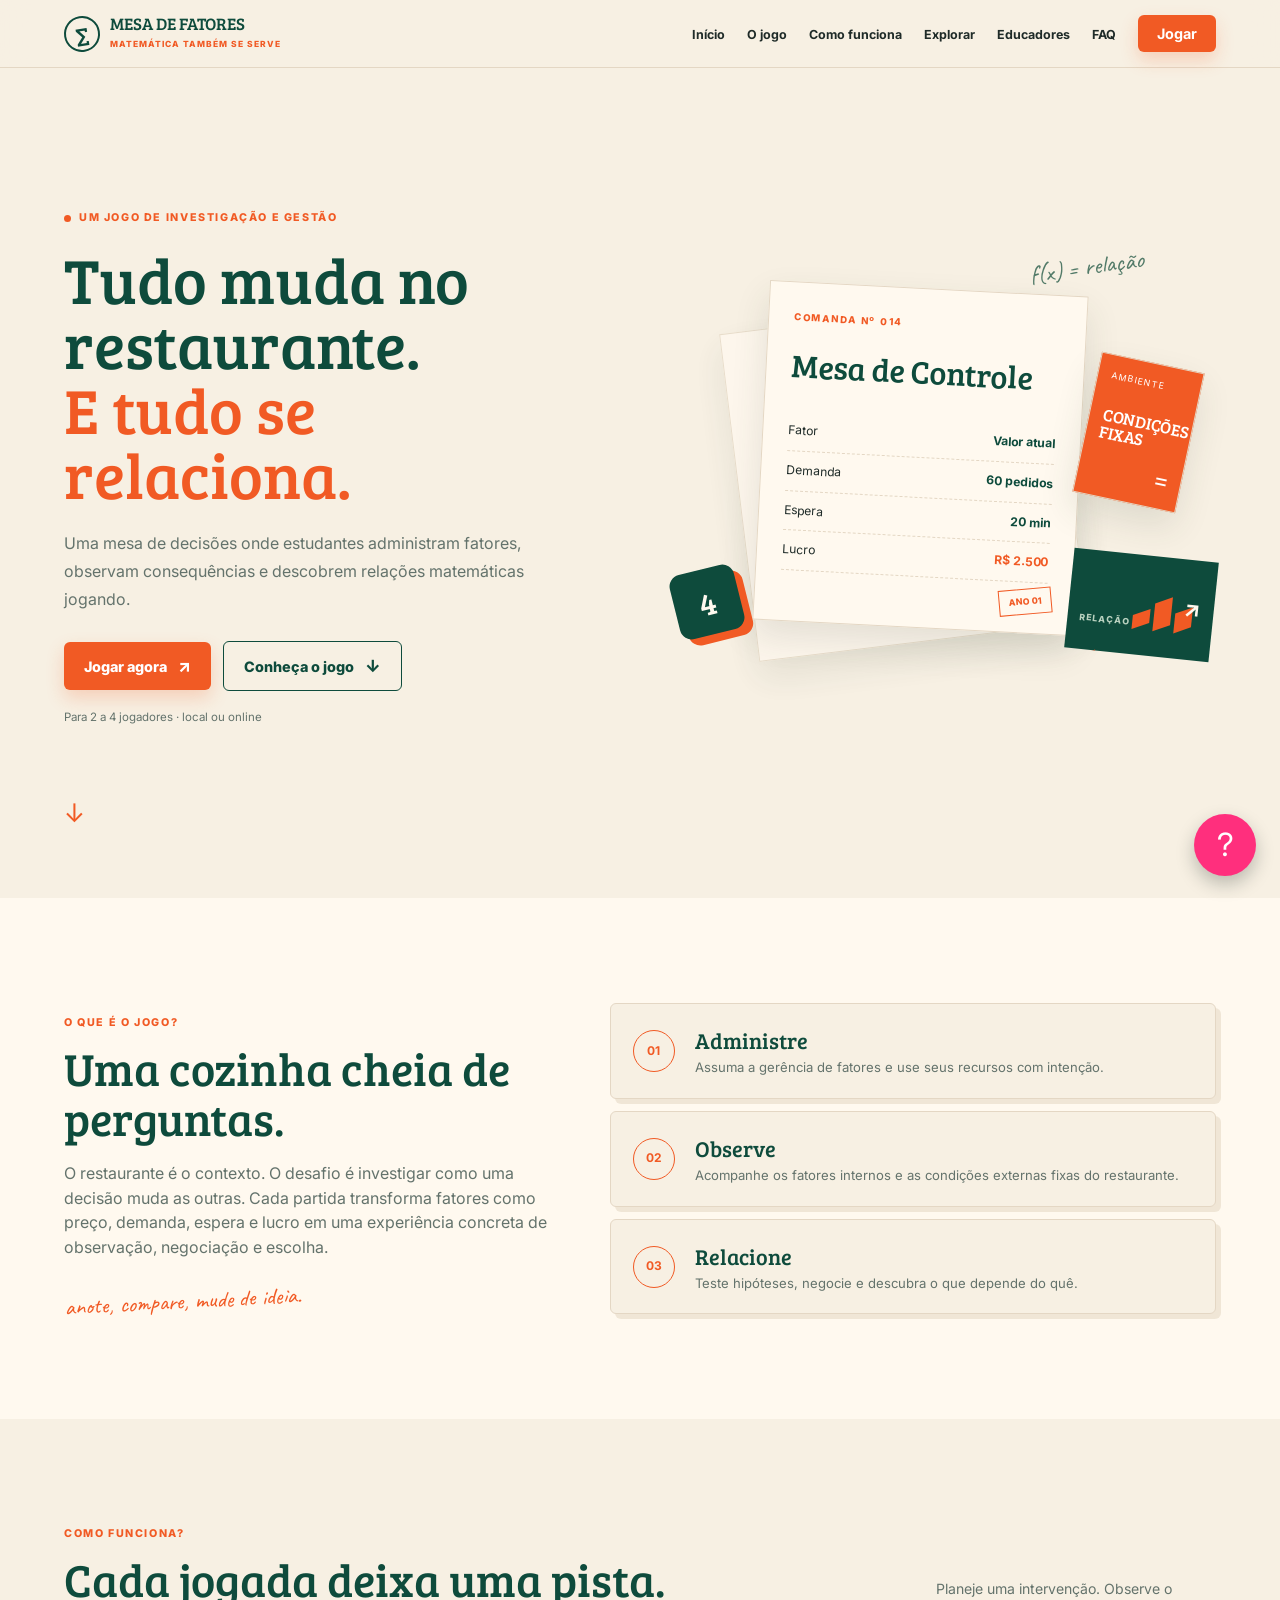
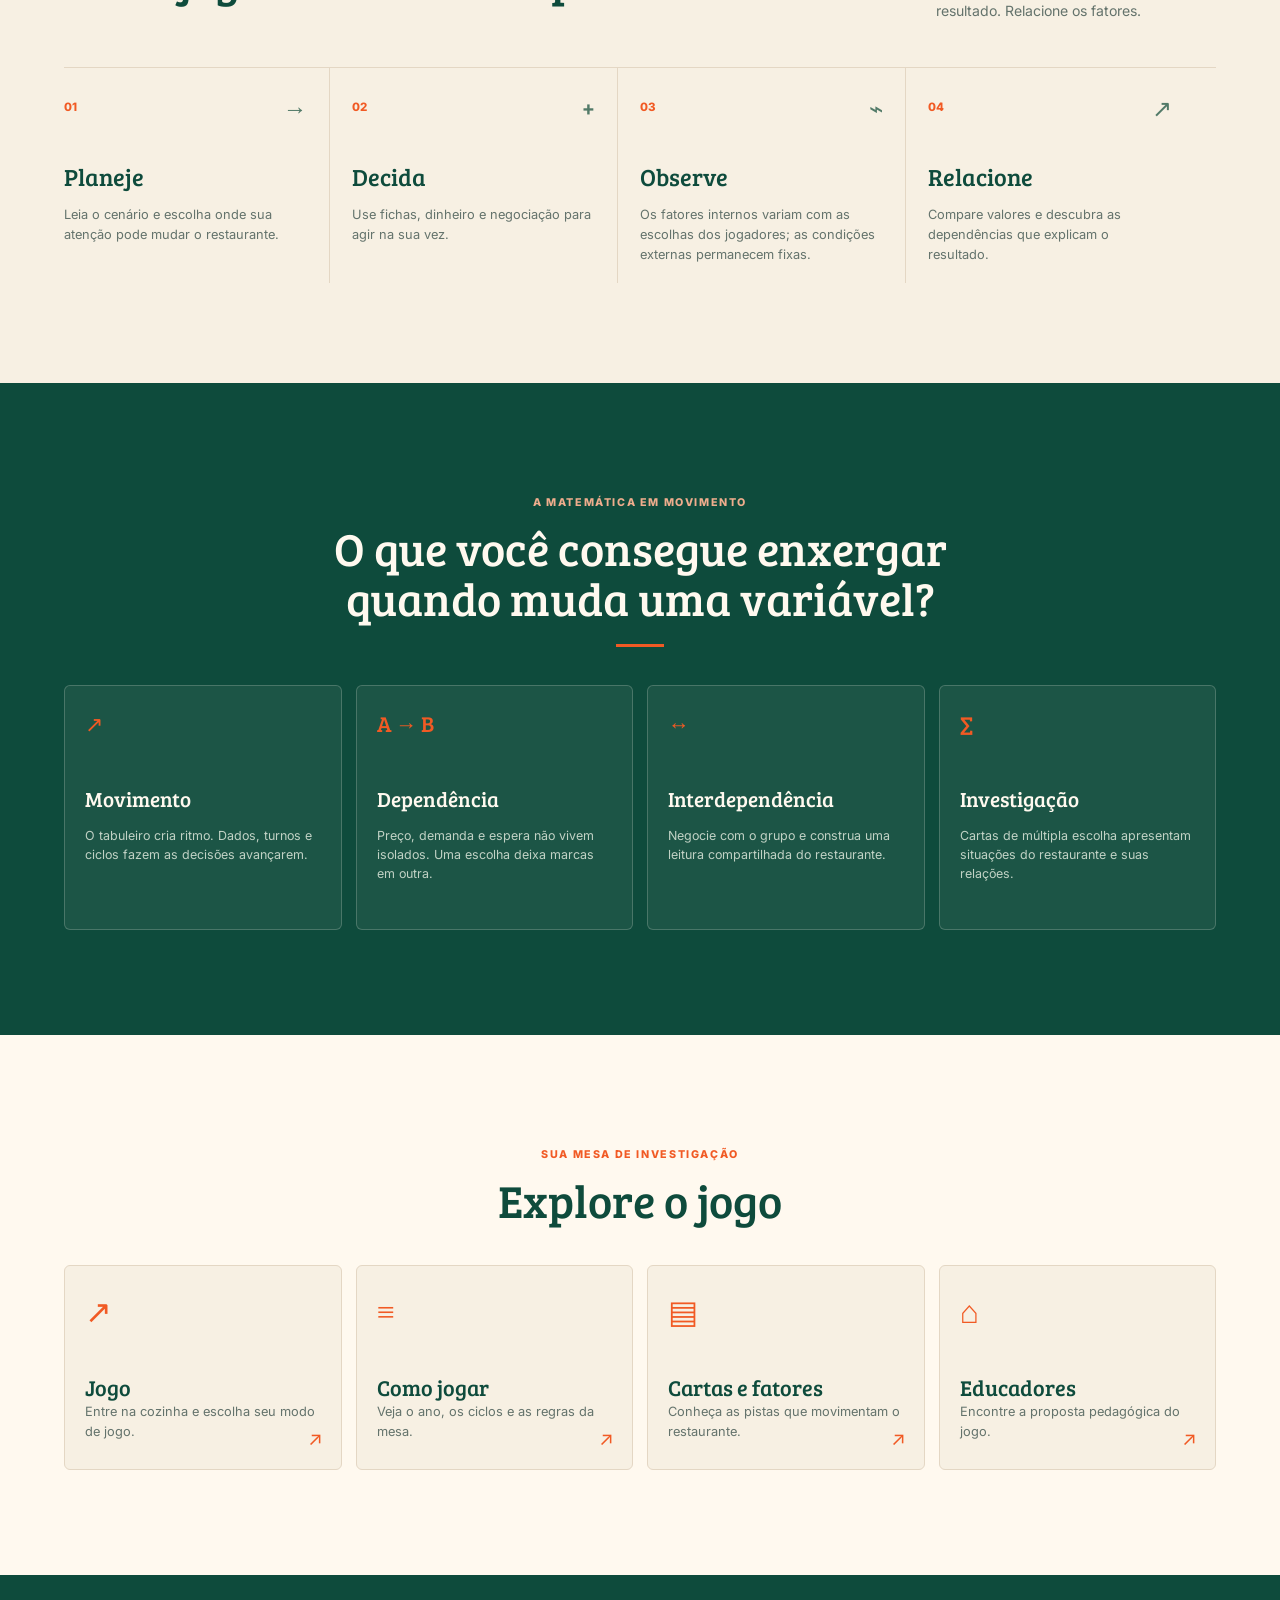
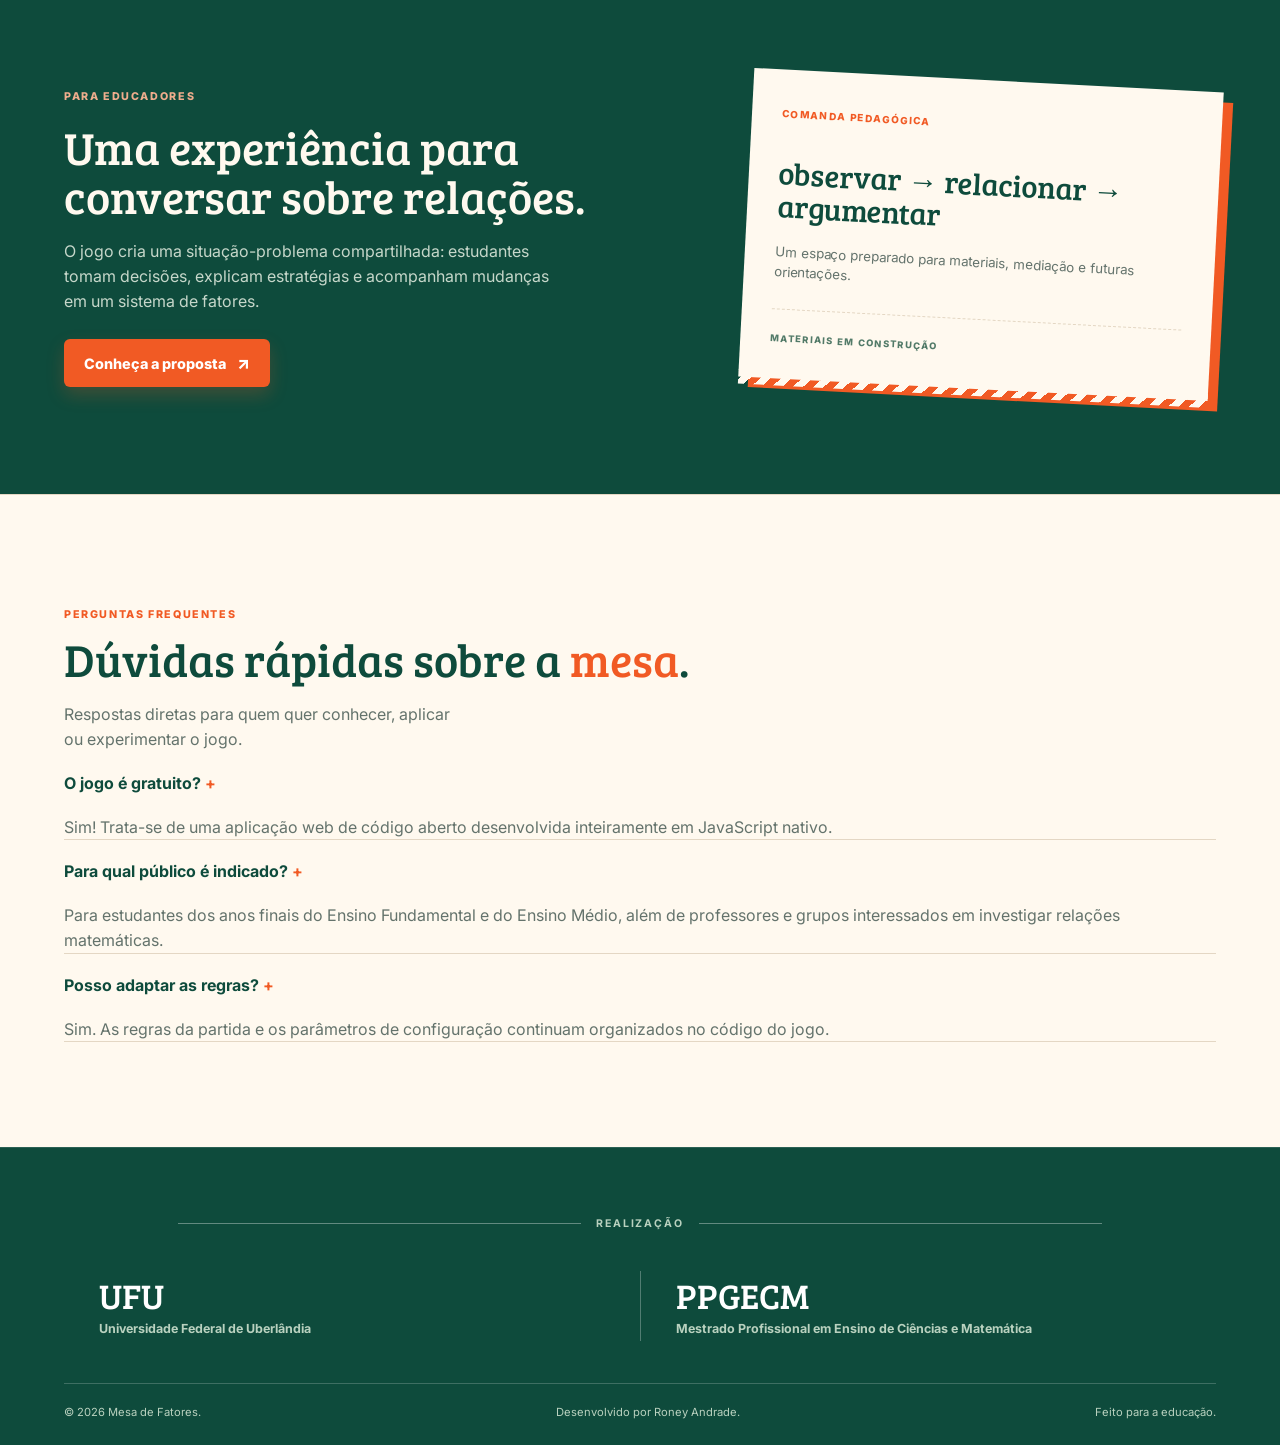
<file: index.html>
<!DOCTYPE html>
<html lang="pt-BR">
<head>
    <meta charset="UTF-8">
    <meta name="viewport" content="width=device-width, initial-scale=1.0">
    <title>Mesa de Fatores | Matemática também se serve</title>
    <link rel="preconnect" href="https://fonts.googleapis.com">
    <link rel="preconnect" href="https://fonts.gstatic.com" crossorigin>
    <link href="https://fonts.googleapis.com/css2?family=Bree+Serif&family=Caveat:wght@500;600&family=Inter:wght@400;500;600;700;800&display=swap" rel="stylesheet">
    <link rel="stylesheet" href="css/style.css?v=20261012-local-build-2">
</head>
<body class="landing-page">
    <nav class="navbar" aria-label="Navegação principal">
        <a class="nav-logo" href="#home" aria-label="Mesa de Fatores, início">
            <span class="brand-mark" aria-hidden="true">∑</span>
            <span><strong>MESA DE FATORES</strong><small>MATEMÁTICA TAMBÉM SE SERVE</small></span>
        </a>
        <button class="nav-menu-toggle" type="button" aria-label="Abrir menu" aria-expanded="false" onclick="this.nextElementSibling.classList.toggle('is-open'); this.setAttribute('aria-expanded', this.getAttribute('aria-expanded') !== 'true');">☰</button>
        <ul class="nav-links">
            <li><a href="#home">Início</a></li><li><a href="#about">O jogo</a></li><li><a href="#how">Como funciona</a></li><li><a href="#explore">Explorar</a></li><li><a href="#educators">Educadores</a></li><li><a href="#faq">FAQ</a></li><li><button class="nav-play-btn" onclick="openPlayModal()">Jogar</button></li>
        </ul>
    </nav>
    <main>
        <section id="home" class="hero-section">
            <div class="hero-container">
                <div class="hero-text">
                    <p class="eyebrow"><span class="eyebrow-dot"></span> UM JOGO DE INVESTIGAÇÃO E GESTÃO</p>
                    <h1 class="main-hero-title">Tudo muda no restaurante.<br><span>E tudo se relaciona.</span></h1>
                    <p class="hero-description">Uma mesa de decisões onde estudantes administram fatores, observam consequências e descobrem relações matemáticas jogando.</p>
                    <div class="hero-buttons"><button class="hero-btn-primary" onclick="openPlayModal()">Jogar agora <span aria-hidden="true">↗</span></button><button class="hero-btn-secondary" onclick="document.getElementById('about').scrollIntoView({behavior:'smooth'})">Conheça o jogo <span aria-hidden="true">↓</span></button></div>
                    <p class="hero-note">Para 2 a 4 jogadores · local ou online</p>
                </div>
                <div class="hero-visual"><div class="dashboard-scene" aria-label="Painel visual com fatores do restaurante">
                    <div class="scene-scribble scribble-top">f(x) = relação</div><div class="scene-paper scene-paper-back"></div>
                    <div class="scene-paper scene-paper-main"><div class="paper-kicker">COMANDA Nº 014</div><div class="paper-title">Mesa de Controle</div><div class="paper-line"><span>Fator</span><strong>Valor atual</strong></div><div class="paper-line"><span>Demanda</span><strong>60 pedidos</strong></div><div class="paper-line"><span>Espera</span><strong>20 min</strong></div><div class="paper-line"><span>Lucro</span><strong class="orange-text">R$ 2.500</strong></div><div class="paper-stamp">ANO 01</div></div>
                    <div class="scene-die" aria-hidden="true"><span>4</span></div><div class="scene-chart" aria-hidden="true"><span class="chart-label">RELAÇÃO</span><i></i><i></i><i></i><i></i><b>↗</b></div><div class="scene-card scene-card-orange"><small>AMBIENTE</small><strong>CONDIÇÕES<br>FIXAS</strong><span>=</span></div>
                </div></div>
            </div><a href="#about" class="scroll-arrow" aria-label="Rolar para conhecer o jogo">↓</a>
        </section>
        <section id="about" class="section-light"><div class="section-container grid-2"><div class="text-block"><span class="section-tag">O QUE É O JOGO?</span><h2 class="section-title">Uma cozinha cheia de perguntas.</h2><p>O restaurante é o contexto. O desafio é investigar como uma decisão muda as outras. Cada partida transforma fatores como preço, demanda, espera e lucro em uma experiência concreta de observação, negociação e escolha.</p><p class="hand-note">anote, compare, mude de ideia.</p></div><div class="cards-step-container"><div class="step-card"><div class="step-number">01</div><div><h3>Administre</h3><p>Assuma a gerência de fatores e use seus recursos com intenção.</p></div></div><div class="step-card"><div class="step-number">02</div><div><h3>Observe</h3><p>Acompanhe os fatores internos e as condições externas fixas do restaurante.</p></div></div><div class="step-card"><div class="step-number">03</div><div><h3>Relacione</h3><p>Teste hipóteses, negocie e descubra o que depende do quê.</p></div></div></div></div></section>
        <section id="how" class="section-process"><div class="section-container"><div class="section-heading-row"><div><span class="section-tag">COMO FUNCIONA?</span><h2 class="section-title">Cada jogada deixa uma pista.</h2></div><p class="heading-aside">Planeje uma intervenção. Observe o resultado. Relacione os fatores.</p></div><div class="process-grid"><article class="process-card"><span class="process-number">01</span><span class="process-icon">→</span><h3>Planeje</h3><p>Leia o cenário e escolha onde sua atenção pode mudar o restaurante.</p></article><article class="process-card"><span class="process-number">02</span><span class="process-icon">+</span><h3>Decida</h3><p>Use fichas, dinheiro e negociação para agir na sua vez.</p></article><article class="process-card"><span class="process-number">03</span><span class="process-icon">⌁</span><h3>Observe</h3><p>Os fatores internos variam com as escolhas dos jogadores; as condições externas permanecem fixas.</p></article><article class="process-card"><span class="process-number">04</span><span class="process-icon">↗</span><h3>Relacione</h3><p>Compare valores e descubra as dependências que explicam o resultado.</p></article></div></div></section>
        <section id="benefits" class="section-dark"><div class="section-container text-center"><span class="section-tag section-tag-light">A MATEMÁTICA EM MOVIMENTO</span><h2 class="section-title text-white">O que você consegue enxergar<br>quando muda uma variável?</h2><div class="accent-bar"></div><div class="benefits-grid"><div class="benefit-card"><div class="concept-glyph">↗</div><h3>Movimento</h3><p>O tabuleiro cria ritmo. Dados, turnos e ciclos fazem as decisões avançarem.</p></div><div class="benefit-card"><div class="concept-glyph">A → B</div><h3>Dependência</h3><p>Preço, demanda e espera não vivem isolados. Uma escolha deixa marcas em outra.</p></div><div class="benefit-card"><div class="concept-glyph">↔</div><h3>Interdependência</h3><p>Negocie com o grupo e construa uma leitura compartilhada do restaurante.</p></div><div class="benefit-card"><div class="concept-glyph">∑</div><h3>Investigação</h3><p>Cartas de múltipla escolha apresentam situações do restaurante e suas relações.</p></div></div></div></section>
        <section id="explore" class="section-light"><div class="section-container text-center"><span class="section-tag">SUA MESA DE INVESTIGAÇÃO</span><h2 class="section-title">Explore o jogo</h2><div class="explore-row"><div class="explore-item" onclick="openPlayModal()"><div class="ex-icon">↗</div><h4>Jogo</h4><p>Entre na cozinha e escolha seu modo de jogo.</p><span class="card-arrow">↗</span></div><div class="explore-item" onclick="document.getElementById('rules-modal').classList.remove('hidden')"><div class="ex-icon">≡</div><h4>Como jogar</h4><p>Veja o ano, os ciclos e as regras da mesa.</p><span class="card-arrow">↗</span></div><div class="explore-item" onclick="alert('Materiais de cartas e fatores em construção.')"><div class="ex-icon">▤</div><h4>Cartas e fatores</h4><p>Conheça as pistas que movimentam o restaurante.</p><span class="card-arrow">↗</span></div><div class="explore-item" onclick="document.getElementById('educators').scrollIntoView({behavior:'smooth'})"><div class="ex-icon">⌂</div><h4>Educadores</h4><p>Encontre a proposta pedagógica do jogo.</p><span class="card-arrow">↗</span></div></div></div></section>
        <section id="educators" class="educator-section"><div class="section-container educator-layout"><div><span class="section-tag section-tag-light">PARA EDUCADORES</span><h2 class="section-title text-white">Uma experiência para conversar sobre relações.</h2><p>O jogo cria uma situação-problema compartilhada: estudantes tomam decisões, explicam estratégias e acompanham mudanças em um sistema de fatores.</p><button class="hero-btn-primary" onclick="document.getElementById('rules-modal').classList.remove('hidden')">Conheça a proposta <span aria-hidden="true">↗</span></button></div><div class="educator-ticket"><span>COMANDA PEDAGÓGICA</span><strong>observar → relacionar → argumentar</strong><small>Um espaço preparado para materiais, mediação e futuras orientações.</small><div class="ticket-rule"></div><span class="ticket-placeholder">MATERIAIS EM CONSTRUÇÃO</span></div></div></section>
        <section id="faq" class="section-light border-top"><div class="section-container grid-faq"><div class="faq-intro"><span class="section-tag">PERGUNTAS FREQUENTES</span><h2 class="section-title">Dúvidas rápidas sobre a <span>mesa</span>.</h2><p>Respostas diretas para quem quer conhecer, aplicar ou experimentar o jogo.</p></div><div class="faq-accordion"><div class="faq-item" role="button" tabindex="0" aria-expanded="false" onclick="toggleFaq(this)" onkeydown="if(event.key==='Enter'||event.key===' ')toggleFaq(this)"><div class="faq-header">O jogo é gratuito? <span class="faq-icon">+</span></div><div class="faq-body">Sim! Trata-se de uma aplicação web de código aberto desenvolvida inteiramente em JavaScript nativo.</div></div><div class="faq-item" role="button" tabindex="0" aria-expanded="false" onclick="toggleFaq(this)" onkeydown="if(event.key==='Enter'||event.key===' ')toggleFaq(this)"><div class="faq-header">Para qual público é indicado? <span class="faq-icon">+</span></div><div class="faq-body">Para estudantes dos anos finais do Ensino Fundamental e do Ensino Médio, além de professores e grupos interessados em investigar relações matemáticas.</div></div><div class="faq-item" role="button" tabindex="0" aria-expanded="false" onclick="toggleFaq(this)" onkeydown="if(event.key==='Enter'||event.key===' ')toggleFaq(this)"><div class="faq-header">Posso adaptar as regras? <span class="faq-icon">+</span></div><div class="faq-body">Sim. As regras da partida e os parâmetros de configuração continuam organizados no código do jogo.</div></div></div></div></section>
    </main>
    <footer class="game-footer"><div class="footer-container"><div class="footer-brand"><span>REALIZAÇÃO</span></div><div class="footer-logos"><div class="logo-placeholder"><strong>UFU</strong><span>Universidade Federal de Uberlândia</span></div><div class="logo-placeholder"><strong>PPGECM</strong><span>Mestrado Profissional em Ensino de Ciências e Matemática</span></div></div><div class="footer-bottom"><span>&copy; 2026 Mesa de Fatores.</span><span>Desenvolvido por Roney Andrade.</span><span>Feito para a educação.</span></div></div></footer>
    <a class="feedback-fab" href="https://docs.google.com/forms/d/e/1FAIpQLSeKaLUbMIuP1y5NQf4RBR1tPLxVI0T-Tg0SB0PxWj1w8XpTDA/viewform?usp=publish-editor" target="_blank" rel="noopener noreferrer" aria-label="Abrir formulário de feedback em uma nova aba" title="Enviar feedback">?</a>
    <div id="play-mode-modal" class="modal-overlay hidden"><div class="rules-box text-center" style="max-width: 450px;"><h2 style="color: var(--color-green-dark); margin-bottom: 10px;">Como deseja jogar?</h2><p style="color: var(--color-muted); font-size: 0.9rem; margin-bottom: 25px;">Escolha entre jogar no mesmo dispositivo ou conectar-se online com amigos.</p><div style="display:flex;flex-direction:column;gap:15px;"><button class="hero-btn-primary" style="width:100%;font-size:1.1rem;" onclick="selectGameMode('local')">Jogar local (mesmo dispositivo)</button><button class="hero-btn-primary" style="width:100%;font-size:1.1rem;" onclick="selectGameMode('online')">Jogar online (multiplayer P2P)</button></div><button class="menu-btn" style="margin-top:20px;background:transparent;text-decoration:underline;" onclick="closePlayModal()">Cancelar</button></div></div>
    <div id="rules-modal" class="modal-overlay hidden"><div class="rules-box rules-modal-box"><div class="rules-modal-header"><h2>Como jogar?</h2><button class="modal-close-btn" aria-label="Fechar regras" onclick="document.getElementById('rules-modal').classList.add('hidden')">✕</button></div><div class="rules-content"><p><strong>Objetivo:</strong> Administrar o restaurante compartilhado durante um ano e cumprir sua Carta de Objetivo no fechamento. Se mais de um jogador cumprir, vence quem tiver mais dinheiro em caixa; empate em dinheiro é declarado empate.</p><hr><ul><li><strong>Restaurante compartilhado:</strong> cada fator tem um único valor, usado por todos os jogadores e por todas as Cartas de Objetivo. Não é preciso ser gerente de um fator para cumprir o objetivo.</li><li><strong>Dados, turno, ciclo e ano:</strong> avance casas somando dois dados. O turno é individual; o ciclo termina quando todos jogam; o ano termina quando todos cruzam a PARTIDA e entram no Fechamento do Exercício.</li><li><strong>Fatores internos:</strong> são aspectos do restaurante administrados pelos jogadores nas 11 casas de gerência. Seus valores são globais e podem variar por intervenção do gerente.</li><li><strong>Intervenções:</strong> somente o gerente, na própria vez. Subir um nível custa dinheiro e fichas do tipo do fator; reduzir custa R$ 400 e 1 ficha, sem devolução.</li><li><strong>Taxas de visita:</strong> o visitante paga ao gerente. A taxa sobe 50% a cada nível acima do inicial e cai para 50% abaixo dele.</li><li><strong>Condições externas:</strong> ficam no centro do tabuleiro e não podem ser controladas pelo restaurante: Custo do Combustível (R$ 6,00/L), Custo dos Alimentos (R$ 20,00/kg), Imposto (10%) e Taxa Básica de Juros (12% a.a.). Permanecem fixas durante toda a partida e são parâmetros das Cartas de Objetivo.</li><li><strong>Cartas de Objetivo:</strong> mostram o valor atual e a meta, sem apresentar a fórmula.</li><li><strong>Teste de fator:</strong> ao parar em uma casa de fator interno, o jogador pode testar uma alteração de um nível para cima ou para baixo antes da ação normal. O teste não altera os valores reais nem consome recursos. O resultado pode ser anotado no Registro de investigação. Cabe aos jogadores observar, comparar e formular hipóteses; somente intervenções reais dos gerentes alteram os fatores compartilhados.</li><li><strong>Festa Junina:</strong> o segundo semestre começa quando todos os jogadores ativos tiverem passado por ela.</li><li><strong>Fichas:</strong> os jogadores começam sem fichas. Centros de Observação e respostas às Cartas de Sorte ou Revés podem conceder ou retirar fichas.</li><li><strong>Cartas de Sorte ou Revés:</strong> apresentam situações do restaurante e perguntas de múltipla escolha sobre as relações entre as grandezas do jogo, com quatro alternativas e uma resposta correta. As respostas acionam recompensas ou penalidades conforme o modo escolhido.</li><li><strong>Saldo negativo:</strong> quem ficar com saldo negativo ao pagar taxa de visita, Multa da Vigilância Sanitária ou penalidade de carta é eliminado na hora, e suas gerências voltam a ficar disponíveis.</li><li><strong>Fechamento anual:</strong> se ninguém cumprir o objetivo, todos pagam R$ 2.000; quem não puder pagar é eliminado e suas gerências voltam a ficar disponíveis. As condições externas permanecem fixas e os fatores internos mantêm seus níveis.</li><li><strong>Negociações:</strong> continue propondo trocas de dinheiro e gerências; a gerência transferida mantém o nível do fator.</li><li><strong>Visibilidade:</strong> no mesmo dispositivo, Cartas de Objetivo, alterações, valores e gerentes ficam visíveis.</li></ul></div><button class="menu-btn danger-btn" onclick="document.getElementById('rules-modal').classList.add('hidden')">Fechar diretrizes</button></div></div>
    <script src="js/landing.js?v=20261012-local-build-2"></script>
</body>
</html>
</file>
<file: css/style.css>
/* ==========================================
   1. REGRAS GLOBAIS E UTILITÁRIOS
   ========================================== */
:root {
    --game-animation-fast: 140ms;
    --game-animation-normal: 200ms;
    --game-animation-unit: 250ms;
    --game-animation-medium: 300ms;
    --game-animation-long: 700ms;
    --game-animation-confirm: 620ms;
    --game-animation-shine: 650ms;
    --game-animation-toast: 180ms;
    --game-animation-toast-hold: 1700ms;
    --game-animation-setup-fallback: 320ms;
}

.hidden {
    display: none !important;
}

html {
    scroll-behavior: smooth;
}

* {
    margin: 0;
    padding: 0;
    box-sizing: border-box;
}

body {
    font-family: 'Montserrat', sans-serif;
    background: #0d0614;
    color: #ffffff;
    overflow-x: hidden;
}

/* ==========================================
   2. NAVEGAÇÃO (NAVBAR)
   ========================================== */
.navbar {
    position: fixed;
    top: 0;
    left: 0;
    width: 100%;
    padding: 20px 8%;
    background: rgba(13, 6, 20, 0.95);
    backdrop-filter: blur(10px);
    display: flex;
    justify-content: space-between;
    align-items: center;
    z-index: 999;
    border-bottom: 1px solid rgba(255, 255, 255, 0.05);
}

.nav-logo {
    font-weight: 900;
    font-size: 1.3rem;
    color: #ff4757;
    letter-spacing: 1px;
}

.version-badge {
    font-size: 0.75rem;
    background: #6c5ce7;
    color: white;
    padding: 2px 8px;
    border-radius: 12px;
    margin-left: 8px;
    vertical-align: middle;
}

.nav-links {
    display: flex;
    align-items: center;
    list-style: none;
    gap: 25px;
}

.nav-links a {
    color: #ced6e0;
    text-decoration: none;
    font-weight: 600;
    font-size: 0.95rem;
    transition: color var(--game-animation-normal);
}

.nav-links a:hover {
    color: #ff4757;
}

.nav-play-btn {
    background: linear-gradient(135deg, #6c5ce7, #a29bfe);
    color: white;
    padding: 10px 22px;
    border: none;
    border-radius: 20px;
    font-weight: bold;
    cursor: pointer;
    box-shadow: 0 4px 15px rgba(108, 92, 231, 0.4);
    transition: transform var(--game-animation-normal);
}

.nav-play-btn:hover {
    transform: scale(1.05);
}

/* ==========================================
   3. HERO & SEÇÕES INSTITUCIONAIS
   ========================================== */
.hero-section {
    min-height: 100vh;
    padding: 120px 8% 60px 8%;
    background: radial-gradient(circle at 80% 20%, #201035 0%, #0d0614 100%);
    display: flex;
    flex-direction: column;
    justify-content: center;
    position: relative;
}

.hero-container {
    display: grid;
    grid-template-columns: 1.2fr 0.8fr;
    gap: 40px;
    align-items: center;
}

.main-hero-title {
    font-size: 3.5rem;
    font-weight: 900;
    line-height: 1.1;
    margin-bottom: 20px;
}

.main-hero-title span {
    color: #6c5ce7;
    background: linear-gradient(to right, #6c5ce7, #a29bfe);
    -webkit-background-clip: text;
    -webkit-text-fill-color: transparent;
}

.hero-description {
    color: #a4b0be;
    font-size: 1.1rem;
    line-height: 1.6;
    margin-bottom: 35px;
    max-width: 600px;
}

.hero-buttons {
    display: flex;
    gap: 15px;
}

.hero-btn-primary {
    padding: 15px 35px;
    background: linear-gradient(135deg, #ff4757, #ff6b81);
    color: white;
    font-weight: bold;
    border: none;
    border-radius: 6px;
    cursor: pointer;
    box-shadow: 0 4px 15px rgba(255, 71, 87, 0.4);
    transition: transform var(--game-animation-normal);
}

.hero-btn-primary:hover {
    transform: translateY(-2px);
}

.hero-btn-secondary {
    padding: 15px 35px;
    background: transparent;
    color: white;
    font-weight: bold;
    border: 2px solid #4b4b5c;
    border-radius: 6px;
    cursor: pointer;
    transition: background var(--game-animation-normal);
}

.hero-btn-secondary:hover {
    background: rgba(255, 255, 255, 0.05);
}

.section-light {
    background: #ffffff;
    color: #1e272e;
    padding: 90px 8%;
}

.section-dark {
    background: linear-gradient(135deg, #160a24 0%, #08030d 100%);
    color: #ffffff;
    padding: 90px 8%;
}

.section-container {
    max-width: 1200px;
    margin: 0 auto;
}

.grid-2 {
    display: grid;
    grid-template-columns: 0.9fr 1.1fr;
    gap: 50px;
    align-items: center;
}

.cards-step-container {
    display: flex;
    flex-direction: column;
    gap: 20px;
}

.step-card {
    background: #f8f9fa;
    border: 1px solid #e9ecef;
    border-radius: 12px;
    padding: 20px 25px;
    display: flex;
    align-items: center;
    gap: 20px;
}

.step-number {
    width: 45px;
    height: 45px;
    background: #6c5ce7;
    color: white;
    font-weight: bold;
    font-size: 1.2rem;
    border-radius: 50%;
    display: flex;
    justify-content: center;
    align-items: center;
    flex-shrink: 0;
}

.benefits-grid {
    display: grid;
    grid-template-columns: repeat(4, 1fr);
    gap: 20px;
}

.benefit-card {
    background: rgba(255, 255, 255, 0.03);
    border: 1px solid rgba(255, 255, 255, 0.08);
    border-radius: 12px;
    padding: 30px 20px;
}

.explore-row {
    display: grid;
    grid-template-columns: repeat(4, 1fr);
    gap: 20px;
    margin-top: 40px;
}

.explore-item {
    background: #ffffff;
    border: 1px solid #e8ebd1;
    border-radius: 12px;
    padding: 35px 20px;
    cursor: pointer;
}

.text-center { text-align: center; }

/* ==========================================
   4. TABULEIRO CYBERPUNK (GRID 11x11)
   ========================================== */
.section-game {
    background: #0b131e;
    padding: 40px 2%;
}

.container {
    display: flex;
    gap: 26px;
    justify-content: center;
    align-items: flex-start;
    width: 100%;
    max-width: 1460px;
    margin: 0 auto;
    flex-wrap: nowrap;
}

.board-shell {
    position: relative;
    display: flex;
    align-items: center;
    justify-content: center;
    width: min(58vw, 700px);
    height: min(58vw, 700px);
    min-width: 520px;
    min-height: 520px;
    aspect-ratio: 1;
    background: linear-gradient(135deg, #0d4d3d 0%, #0a3c30 100%);
    border: 8px solid #0a382e;
    border-radius: 18px;
    box-shadow: inset 0 0 0 2px rgba(255,255,255,0.06), 0 18px 30px rgba(0, 0, 0, 0.18);
    padding: 0;
    box-sizing: border-box;
    overflow: hidden;
    flex: 0 0 auto;
}

.board {
    display: grid !important;
    grid-template-columns: repeat(7, minmax(0, 1fr));
    grid-template-rows: repeat(7, minmax(0, 1fr));
    width: 100%;
    height: 100%;
    background: transparent;
    border: none;
    border-radius: 0;
    padding: 0;
    gap: 0;
    position: relative;
    z-index: 1;
    box-sizing: border-box;
    overflow: hidden;
}

.board-market {
    position: absolute;
    left: 50%;
    top: 50%;
    transform: translate(-50%, -50%);
    width: min(32vw, 230px);
    min-width: 210px;
    padding: 14px 12px 12px;
    background: linear-gradient(180deg, rgba(10, 18, 30, 0.96), rgba(9, 16, 28, 0.98));
    border: 2px solid #5ed0ff;
    border-radius: 14px;
    box-shadow: 0 0 0 2px rgba(94, 208, 255, 0.35), 0 0 18px rgba(94, 208, 255, 0.25);
    z-index: 3;
    color: #edf6ff;
    display: flex;
    flex-direction: column;
    gap: 6px;
    pointer-events: none;
}

.board-market h4 {
    text-align: center;
    font-size: 0.82rem;
    letter-spacing: 0.12em;
    text-transform: uppercase;
    color: #7dd3fc;
    margin-bottom: 2px;
}

.market-row {
    display: flex;
    justify-content: space-between;
    gap: 8px;
    font-size: 0.68rem;
    line-height: 1.5;
    padding: 2px 0;
}

.market-row span {
    color: #cbd5e1;
}

.market-row strong {
    color: #f8fafc;
    font-size: 0.7rem;
}

.market-divider {
    width: 100%;
    height: 1px;
    background: rgba(125, 211, 252, 0.4);
    margin: 4px 0;
}

.space {
    background: #edf0e2;
    border: 1px solid rgba(0, 0, 0, 0.12);
    border-radius: 4px;
    color: #18212b;
    display: flex;
    flex-direction: column;
    justify-content: space-between;
    align-items: center;
    font-size: clamp(0.56rem, 0.8vmin, 0.82rem);
    font-weight: 700;
    line-height: 1.08;
    padding: 4px 3px;
    text-align: center;
    position: relative;
    overflow: hidden;
    min-width: 0;
    min-height: 0;
    box-sizing: border-box;
    width: 100%;
    height: 100%;
}

.property-tag {
    position: absolute;
    top: 0;
    left: 0;
    width: 100%;
    height: 30%;
    z-index: 0;
    background: linear-gradient(90deg, #0e7490, #155e75);
    border-bottom: 2px solid rgba(125, 211, 252, 0.45);
}

.space > *:not(.property-tag) {
    position: relative;
    z-index: 1;
}

.space-name {
    text-shadow: none;
    width: 100%;
    line-height: 1.15;
    word-break: break-word;
    overflow-wrap: anywhere;
    white-space: normal;
    display: flex;
    flex-direction: column;
    align-items: center;
    justify-content: center;
    gap: 2px;
    font-size: inherit;
}

.space-factor-code {
    display: inline-block;
    font-size: 0.7em;
    font-weight: 900;
    line-height: 1;
    color: #0f172a;
    background: rgba(255, 255, 255, 0.42);
    border-radius: 999px;
    padding: 2px 5px;
    border: 1px solid rgba(15, 23, 42, 0.15);
}

.space-factor-label {
    display: inline-block;
    line-height: 1.15;
}

.factor-controllable .property-tag { background: linear-gradient(90deg, #166534, #15803d); }
.factor-result .property-tag { background: linear-gradient(90deg, #92400e, #b45309); }
.factor-info { display: flex; flex-direction: column; gap: 1px; font-size: 0.48rem; line-height: 1.1; }
.factor-info strong { color: #fef3c7; font-size: 0.62rem; }
.factor-info span { color: #cbd5e1; }
.factor-manager { max-width: 100%; overflow: hidden; text-overflow: ellipsis; white-space: nowrap; }
.intervention-sign { color: #fbbf24 !important; font-size: 0.9rem !important; font-weight: 900; }

/* PALETA DE CORES DOS GRUPOS (cores sólidas, como nas cartas reais) */
.cor-marrom       { background: #7c4a24; }
.cor-azul-claro   { background: #38bdf8; }
.cor-rosa         { background: #ec4899; }
.cor-laranja      { background: #f97316; }
.cor-vermelho     { background: #ef4444; }
.cor-amarelo      { background: #eab308; }
.cor-verde        { background: #10b981; }
.cor-azul-escuro  { background: #1e3a8a; }
.cor-observatorio { background: #0891b2; }

.corner-space { background: #1a293d; justify-content: center; font-weight: bold; }

/* INDICAÇÃO DE DONO NO TABULEIRO */
.owner-badge {
    position: absolute;
    top: 2px;
    right: 2px;
    width: 9px;
    height: 9px;
    border-radius: 50%;
    border: 1px solid rgba(255, 255, 255, 0.85);
    z-index: 2;
    box-shadow: 0 0 4px rgba(0, 0, 0, 0.6);
}

.tokens-container {
    display: flex;
    flex-wrap: wrap;
    gap: 2px;
    justify-content: center;
    margin-top: auto;
    min-height: 15px;
    width: 100%;
}

.pawn {
    width: 12px;
    height: 12px;
    border-radius: 50%;
    border: 1px solid white;
}

/* PAINEL DE CONTROLE LATERAL */
.control-panel {
    display: flex;
    flex-direction: column;
    gap: 20px;
    width: 320px;
}

.status-box, .players-box {
    background: #182536;
    border: 1px solid #283d59;
    border-radius: 12px;
    padding: 20px;
}

.dice-btn {
    padding: 12px 20px;
    font-size: 1rem;
    font-weight: bold;
    color: white;
    background: linear-gradient(180deg, #e11d48 0%, #9f1239 100%);
    border: none;
    border-radius: 8px;
    cursor: pointer;
    width: 100%;
}

.purchase-decision-panel {
    width: min(82%, 520px);
    margin: 0 auto 12px;
    z-index: 8;
    display: none;
    background: linear-gradient(180deg, rgba(255,255,255,0.11), rgba(255,255,255,0.04));
    border: 2px solid rgba(251, 191, 36, 0.8);
    border-radius: 12px;
    padding: 12px 12px 8px;
    box-shadow: 0 12px 24px rgba(15, 23, 42, 0.18);
    pointer-events: auto;
}

.purchase-decision-panel.is-visible {
    display: block;
}

.purchase-decision-box {
    margin-bottom: 12px;
    background: linear-gradient(180deg, rgba(9, 30, 40, 0.96), rgba(17, 42, 56, 0.96));
    color: #ecfeff;
    padding: 12px 14px;
    border: 1px solid rgba(125, 211, 252, 0.45);
    border-radius: 10px;
    box-shadow: inset 0 0 0 1px rgba(255, 255, 255, 0.04);
}

.purchase-decision-header {
    font-size: 1rem;
    font-weight: 800;
    line-height: 1.35;
    color: #f8fafc;
}

.purchase-decision-price {
    margin-top: 6px;
    font-size: 0.8rem;
    color: #bae6fd;
}

.purchase-decision-actions {
    display: flex;
    gap: 10px;
    margin-top: 10px;
}

.purchase-btn {
    flex: 1 1 0;
    min-height: 38px;
    padding: 8px 10px;
    color: #fff;
    border: none;
    border-radius: 6px;
    font-size: 0.82rem;
    font-weight: 700;
    cursor: pointer;
    transition: transform var(--game-animation-fast) ease, filter var(--game-animation-fast) ease;
}

.purchase-btn:hover {
    transform: translateY(-1px);
    filter: brightness(1.06);
}

.purchase-btn-buy {
    background: linear-gradient(180deg, #2e7d32 0%, #1f5f27 100%);
}

.purchase-btn-pass {
    background: linear-gradient(180deg, #c62828 0%, #9c1d1d 100%);
}

.dice-3d-wrapper {
    display: flex;
    justify-content: center;
    gap: 26px;
    perspective: 400px;
    padding: 12px 0;
    margin-bottom: 4px;
}

.die {
    width: 46px;
    height: 46px;
    position: relative;
    transform-style: preserve-3d;
    transform: rotateX(0deg) rotateY(0deg);
    transition-property: transform;
    transition-timing-function: cubic-bezier(0.34, 1.56, 0.64, 1);
}

.die-face {
    position: absolute;
    width: 46px;
    height: 46px;
    box-sizing: border-box;
    background: #f1f5f9;
    border: 1px solid #cbd5e1;
    border-radius: 8px;
    box-shadow: inset 0 0 6px rgba(0, 0, 0, 0.15);
    display: grid;
    grid-template-columns: repeat(3, 1fr);
    grid-template-rows: repeat(3, 1fr);
    padding: 6px;
}

.pip {
    width: 8px;
    height: 8px;
    border-radius: 50%;
    background: #1e293b;
    align-self: center;
    justify-self: center;
}

.p-tl { grid-row: 1; grid-column: 1; }
.p-tr { grid-row: 1; grid-column: 3; }
.p-ml { grid-row: 2; grid-column: 1; }
.p-mc { grid-row: 2; grid-column: 2; }
.p-mr { grid-row: 2; grid-column: 3; }
.p-bl { grid-row: 3; grid-column: 1; }
.p-br { grid-row: 3; grid-column: 3; }

.face-front  { transform: translateZ(23px); }
.face-back   { transform: rotateY(180deg) translateZ(23px); }
.face-right  { transform: rotateY(90deg) translateZ(23px); }
.face-left   { transform: rotateY(-90deg) translateZ(23px); }
.face-top    { transform: rotateX(90deg) translateZ(23px); }
.face-bottom { transform: rotateX(-90deg) translateZ(23px); }

@keyframes dice-pop {
    0% { transform: scale(0.8); }
    60% { transform: scale(1.12); }
    100% { transform: scale(1); }
}

#dice-display.dice-pop {
    animation: dice-pop var(--game-animation-medium) ease-out;
}

.board-column {
    display: flex;
    flex-direction: column;
    gap: 16px;
    flex: 1 1 auto;
    min-width: 0;
}

.player-objective-focus {
    display: none;
    width: min(100%, 700px);
    margin: 0 auto;
}

.player-objective-focus.is-visible {
    display: block;
}

.player-objective-card {
    background: linear-gradient(180deg, #f4efe8 0%, #f1e5d5 100%);
    border: 3px solid #ea6b2f;
    border-radius: 16px;
    padding: 18px 20px 16px;
    box-shadow: 0 10px 26px rgba(14, 42, 44, 0.12);
    color: #1b2a2b;
}

.player-objective-label {
    font-size: 0.72rem;
    font-weight: 800;
    letter-spacing: 0.14em;
    text-transform: uppercase;
    color: #0f6a6f;
    margin-bottom: 10px;
}

.player-objective-header {
    display: flex;
    align-items: center;
    gap: 10px;
    font-size: 1.02rem;
    color: #1d2a2d;
    margin-bottom: 8px;
}

.player-objective-dot {
    width: 14px;
    height: 14px;
    border-radius: 50%;
    display: inline-block;
    border: 2px solid rgba(255, 255, 255, 0.9);
    box-shadow: 0 0 0 2px rgba(15, 23, 42, 0.15);
}

.player-objective-name {
    color: #0c5a52;
    font-weight: 800;
    font-size: 1.12rem;
    line-height: 1.4;
    margin-bottom: 6px;
}

.player-objective-meta {
    display: flex;
    flex-wrap: wrap;
    gap: 8px 16px;
    font-size: 0.9rem;
    line-height: 1.5;
    color: #24464d;
}

.player-objective-card small {
    display: block;
    margin-top: 10px;
    line-height: 1.6;
    color: #3c4d4f;
}

.factor-test-panel,
.investigation-log {
    margin-top: 14px;
    padding-top: 12px;
    border-top: 1px solid rgba(14, 66, 68, 0.18);
}

.factor-test-heading,
.investigation-log h4 {
    margin: 0 0 8px;
    color: #0e5f5b;
    font-size: 0.78rem;
    font-weight: 800;
}

.factor-test-current,
.factor-test-observation {
    display: flex;
    flex-wrap: wrap;
    justify-content: space-between;
    gap: 6px 12px;
    color: #334b4c;
    font-size: 0.84rem;
}

.factor-test-result {
    display: flex;
    flex-wrap: wrap;
    justify-content: space-between;
    gap: 6px 12px;
    margin-top: 8px;
    color: #23464d;
    font-size: 0.84rem;
}

.factor-test-result strong {
    color: #0e5f5b;
}

.factor-test-actions {
    display: flex;
    flex-wrap: wrap;
    gap: 7px;
    margin-top: 10px;
}

.factor-test-button {
    position: relative;
    overflow: hidden;
    min-height: 36px;
    padding: 7px 10px;
    color: #fff;
    background: #0e6b60;
    border: 1px solid #0e6b60;
    border-radius: 5px;
    font-size: 0.78rem;
    font-weight: 700;
    cursor: pointer;
    transition: background-color var(--game-animation-fast) ease, box-shadow var(--game-animation-fast) ease, transform var(--game-animation-fast) ease;
}

.factor-test-button:hover:not(:disabled) {
    background: #0b584f;
}

.factor-test-button:active:not(:disabled) {
    transform: translateY(1px);
}

.factor-test-button.is-confirmed {
    background: #1b806b;
    border-color: #1b806b;
    box-shadow: 0 0 0 3px rgba(27, 128, 107, 0.16);
    animation: factor-button-confirm var(--game-animation-confirm) ease-out;
}

.factor-test-button.is-confirmed::after,
.factor-test-button.is-testing::after {
    position: absolute;
    inset: 0;
    content: "";
    pointer-events: none;
    background: linear-gradient(110deg, transparent 25%, rgba(255, 255, 255, 0.42) 48%, transparent 70%);
    transform: translateX(-120%);
    animation: factor-button-shine var(--game-animation-shine) ease-out forwards;
}

.factor-test-button.is-secondary {
    color: #32514f;
    background: transparent;
    border-color: rgba(14, 66, 68, 0.3);
}

.factor-test-button:disabled {
    opacity: 0.88;
    cursor: default;
}

.factor-test-button.is-testing:disabled {
    opacity: 1;
}

.investigation-log-feedback {
    margin: 7px 0 0;
    color: #176c59;
    font-size: 0.75rem;
    font-weight: 700;
}

.factor-action-feedback {
    position: fixed;
    left: 50%;
    bottom: 22px;
    z-index: 30;
    max-width: min(90vw, 420px);
    padding: 9px 14px;
    color: #fff;
    background: #174f48;
    border: 1px solid rgba(255, 255, 255, 0.5);
    border-radius: 5px;
    box-shadow: 0 5px 18px rgba(20, 44, 41, 0.22);
    font-size: 0.8rem;
    font-weight: 700;
    text-align: center;
    opacity: 0;
    pointer-events: none;
    transform: translate(-50%, 6px);
    transition: opacity var(--game-animation-toast) ease, transform var(--game-animation-toast) ease;
}

.factor-action-feedback.is-visible {
    opacity: 1;
    transform: translate(-50%, 0);
}

@keyframes factor-button-confirm {
    0% { box-shadow: 0 0 0 0 rgba(27, 128, 107, 0.4); }
    45% { box-shadow: 0 0 0 5px rgba(27, 128, 107, 0.23); }
    100% { box-shadow: 0 0 0 3px rgba(27, 128, 107, 0.16); }
}

@keyframes factor-button-shine {
    to { transform: translateX(120%); }
}

@media (prefers-reduced-motion: reduce) {
    .factor-test-button.is-confirmed,
    .factor-test-button.is-confirmed::after,
    .factor-test-button.is-testing::after {
        animation-duration: 1ms;
    }

    .factor-action-feedback,
    .factor-test-button {
        transition-duration: 1ms;
    }
}

.investigation-log p {
    margin: 0;
    color: #64736c;
    font-size: 0.78rem;
}

.investigation-log-scroll {
    overflow-x: auto;
}

.investigation-log table {
    width: 100%;
    min-width: 620px;
    border-collapse: collapse;
    color: #334b4c;
    font-size: 0.72rem;
}

.investigation-log th,
.investigation-log td {
    padding: 6px 7px;
    border-bottom: 1px solid rgba(14, 66, 68, 0.12);
    text-align: left;
    white-space: nowrap;
}

.investigation-log th {
    color: #0e5f5b;
    font-size: 0.65rem;
}

.player-row {
    font-size: 0.85rem;
    background: rgba(255, 255, 255, 0.03);
    border: 1px solid #23354d;
    padding: 10px;
    margin-bottom: 8px;
    border-radius: 8px;
}

.player-row.is-current-player {
    background: rgba(251, 191, 36, 0.09);
    border-color: rgba(251, 191, 36, 0.7);
    box-shadow: inset 0 0 0 1px rgba(251, 191, 36, 0.35);
}

.player-row.has-properties {
    cursor: pointer;
}

.player-row.has-properties:hover {
    background: rgba(255, 255, 255, 0.06);
}

.player-row-header {
    display: flex;
    justify-content: space-between;
    align-items: center;
}

.player-patrimonio {
    font-size: 0.72rem;
    color: #8fa3bf;
    margin-top: 4px;
    display: flex;
    justify-content: space-between;
    align-items: center;
}

.player-fichas {
    font-size: 0.72rem;
    color: #0891b2;
    margin-top: 2px;
}

.expand-indicator {
    font-size: 0.65rem;
    color: #5c728e;
}

.property-chip-list {
    display: flex;
    flex-wrap: wrap;
    gap: 4px;
    margin-top: 8px;
}

.property-chip {
    font-size: 0.68rem;
    font-weight: 600;
    color: white;
    padding: 3px 8px;
    border-radius: 10px;
    text-shadow: 0 1px 2px rgba(0, 0, 0, 0.6);
    white-space: nowrap;
}

.chip-restaurant { background: #155e75; }
.chip-observatorio { background: #0891b2; }
.chip-utility { background: #64748b; }

.player-objective {
    margin-top: 5px;
    color: #fbbf24;
    font-size: 0.82rem;
    line-height: 1.45;
}

.intervention-actions { display: flex; flex-direction: column; gap: 4px; margin-top: 8px; }
.intervention-actions button { background: #14532d; border: 1px solid #4ade80; color: #dcfce7; border-radius: 4px; padding: 4px 6px; cursor: pointer; font-size: 0.68rem; text-align: left; }
.intervention-actions button:hover { background: #166534; }

.year-status { color: #bae6fd; font-size: 0.78rem; margin-bottom: 10px; }

.event-box {
    background: #132337;
    border: 1px solid #155e75;
    border-radius: 8px;
    padding: 14px;
    color: #d8f3fa;
}

.event-box h3 {
    margin: 0 0 8px;
    color: #7dd3fc;
}

.trade-btn {
    background: rgba(30, 144, 255, 0.15);
    border: 1px solid #1e90ff;
    color: #1e90ff;
    border-radius: 6px;
    padding: 2px 8px;
    font-size: 0.8rem;
    cursor: pointer;
    margin-left: 8px;
}

.trade-btn:hover {
    background: rgba(30, 144, 255, 0.3);
}

/* ==========================================
   5. MODAIS & FOOTER
   ========================================== */
.modal-overlay {
    position: fixed;
    top: 0;
    left: 0;
    width: 100vw;
    height: 100vh;
    background: rgba(0, 0, 0, 0.85);
    display: flex;
    justify-content: center;
    align-items: center;
    z-index: 6000;
}

#player-setup-overlay {
    opacity: 1;
    transition: opacity var(--game-animation-unit) ease;
}

#player-setup-overlay .player-setup-box {
    opacity: 1;
    transform: translateY(0) scale(1);
    transition: opacity var(--game-animation-unit) ease, transform var(--game-animation-unit) cubic-bezier(0.2, 0.75, 0.25, 1);
}

#player-setup-overlay.is-leaving {
    opacity: 0;
    pointer-events: none;
}

#player-setup-overlay.is-leaving .player-setup-box {
    opacity: 0;
    transform: translateY(14px) scale(0.97);
}

@media (prefers-reduced-motion: reduce) {
    #player-setup-overlay,
    #player-setup-overlay .player-setup-box {
        transition-duration: 1ms;
    }
}

.rules-box {
    background: #1e272e;
    border-radius: 12px;
    padding: 30px;
    max-width: 550px;
    width: 90%;
    color: white;
}

.rules-modal-box {
    max-height: 85vh;
    display: flex;
    flex-direction: column;
    position: relative;
}

.rules-modal-header {
    display: flex;
    justify-content: space-between;
    align-items: center;
    gap: 15px;
    margin-bottom: 10px;
    flex-shrink: 0;
}

.rules-modal-header h2 {
    margin: 0;
}

.modal-close-btn {
    background: transparent;
    border: none;
    color: #aaa;
    font-size: 1.5rem;
    line-height: 1;
    cursor: pointer;
    padding: 2px 10px;
    border-radius: 6px;
    transition: background var(--game-animation-normal), color var(--game-animation-normal);
    flex-shrink: 0;
}

.modal-close-btn:hover {
    background: rgba(255, 255, 255, 0.08);
    color: #fff;
}

.rules-content {
    overflow-y: auto;
    flex: 1;
    padding-right: 8px;
    margin-bottom: 15px;
}

.rules-content::-webkit-scrollbar {
    width: 8px;
}

.rules-content::-webkit-scrollbar-track {
    background: transparent;
}

.rules-content::-webkit-scrollbar-thumb {
    background: rgba(255, 255, 255, 0.15);
    border-radius: 4px;
}

.game-footer {
    background: #08030d;
    padding: 40px 8%;
    border-top: 1px solid rgba(255,255,255,0.05);
}

.footer-container { max-width: 1200px; margin: 0 auto; text-align: center; }
.footer-brand { font-size: 0.8rem; letter-spacing: 2px; color: #6c5ce7; font-weight: bold; margin-bottom: 20px; }
.footer-logos { display: flex; justify-content: center; gap: 40px; margin-bottom: 30px; }
.logo-placeholder { font-weight: bold; color: white; border-left: 3px solid #ff4757; padding-left: 10px; font-size: 1.1rem; }
.footer-copyright { font-size: 0.8rem; color: #57606f; }

/* ==========================================
   6. CARTAS DE SORTE OU REVÉS (FLIP 3D)
   ========================================== */
.card-modal-box {
    max-width: 440px;
    max-height: 90vh;
    overflow-y: auto;
}

.card-flip-wrapper {
    perspective: 1200px;
    width: 240px;
    height: 320px;
    margin: 4px auto 18px auto;
}

.card-flip-inner {
    position: relative;
    width: 100%;
    height: 100%;
    transform-style: preserve-3d;
    transition: transform var(--game-animation-long) cubic-bezier(0.34, 1.56, 0.64, 1);
}

.card-flip-inner.flipped {
    transform: rotateY(180deg);
}

.card-face {
    position: absolute;
    top: 0;
    left: 0;
    width: 100%;
    height: 100%;
    backface-visibility: hidden;
    -webkit-backface-visibility: hidden;
    border-radius: 14px;
    box-sizing: border-box;
    overflow-y: auto;
    padding: 18px;
}

.card-face-back {
    background: linear-gradient(135deg, #1e293b, #0f172a);
    border: 2px solid #38bdf8;
    display: flex;
    flex-direction: column;
    align-items: center;
    justify-content: center;
    color: #38bdf8;
    text-align: center;
}

.card-face-front {
    background: #f8fafc;
    border: 2px solid #1e90ff;
    color: #1e293b;
    transform: rotateY(180deg);
    text-align: left;
}

.card-type-badge {
    display: inline-block;
    font-size: 0.68rem;
    font-weight: bold;
    padding: 3px 10px;
    border-radius: 12px;
    background: #1e90ff;
    color: white;
    margin-bottom: 10px;
}

.card-question-text {
    font-size: 0.92rem;
    font-weight: 600;
    line-height: 1.4;
    margin-bottom: 12px;
}

.card-situation-text {
    margin: 0 0 8px;
    color: #52636b;
    font-size: 0.78rem;
    line-height: 1.45;
}

.card-options-list {
    list-style: none;
    padding: 0;
    font-size: 0.82rem;
    line-height: 1.6;
    color: #334155;
}

.card-options-list li {
    padding: 4px 7px;
    border: 1px solid transparent;
    border-radius: 4px;
}

.card-options-list li.is-correct {
    color: #14532d;
    background: #dcfce7;
    border-color: #86efac;
}

.card-options-list li.is-selected:not(.is-correct) {
    color: #7f1d1d;
    background: #fee2e2;
    border-color: #fca5a5;
}

.card-action-area {
    text-align: center;
}

.card-action-hint {
    color: #cbd5e1;
    font-size: 0.85rem;
    margin-bottom: 10px;
}

.card-btn-row {
    display: flex;
    flex-wrap: wrap;
    gap: 10px;
    justify-content: center;
}

.card-btn {
    padding: 8px 16px;
    border: none;
    border-radius: 6px;
    font-size: 0.85rem;
    font-weight: 600;
    cursor: pointer;
    color: white;
    background: #334155;
    transition: transform var(--game-animation-fast);
}

.card-btn:hover {
    transform: translateY(-2px);
}

.card-btn-primary { background: #1e90ff; }
.card-btn-success { background: #2e7d32; }
.card-btn-danger { background: #c62828; }

.card-answer-row .card-btn {
    min-width: 44px;
}

.card-outcome-badge {
    font-weight: bold;
    font-size: 1rem;
    margin-bottom: 8px;
}

.card-outcome-badge.correct { color: #2e7d32; }
.card-outcome-badge.incorrect { color: #c62828; }

.card-answer-reveal {
    font-size: 0.85rem;
    color: #cbd5e1;
    margin-bottom: 8px;
}

/* ================================================================
   IDENTIDADE VISUAL DA HOME: MESA DE FATORES
   Isolada em .landing-page para preservar a tela de jogo existente.
   ================================================================ */
:root {
    --color-green-dark: #0e4b3c;
    --color-green: #527a68;
    --color-green-soft: #dfe9df;
    --color-orange: #f15a24;
    --color-cream: #f7f0e3;
    --color-ivory: #fff9ef;
    --color-text: #1f2b28;
    --color-muted: #64736c;
    --color-border: #e4d7c4;
    --radius-sm: 6px;
    --radius-md: 12px;
    --radius-lg: 22px;
    --shadow-paper: 0 16px 35px rgba(50, 64, 53, 0.12);
    --content-width: 1180px;
}

.landing-page {
    background: var(--color-cream);
    color: var(--color-text);
    font-family: 'Inter', sans-serif;
    line-height: 1.55;
}

.landing-page h1,
.landing-page h2,
.landing-page h3,
.landing-page h4,
.landing-page .nav-logo strong {
    font-family: 'Bree Serif', serif;
    font-weight: 400;
    letter-spacing: 0;
}

.landing-page button,
.landing-page a { font-family: inherit; }
.landing-page button { font-size: 0.9rem; }
.landing-page .navbar {
    position: sticky;
    padding: 15px max(5vw, calc((100% - var(--content-width)) / 2));
    background: rgba(247, 240, 227, 0.94);
    border-bottom: 1px solid var(--color-border);
    backdrop-filter: blur(14px);
}

.landing-page .nav-logo {
    display: flex;
    align-items: center;
    gap: 10px;
    color: var(--color-green-dark);
    text-decoration: none;
    letter-spacing: 0;
}

.landing-page .nav-logo strong { display: block; font-size: 1.05rem; line-height: 1; }
.landing-page .nav-logo small { display: block; color: var(--color-orange); font-size: 0.53rem; font-weight: 800; letter-spacing: 0.12em; margin-top: 5px; }
.brand-mark { display: grid; place-items: center; width: 36px; height: 36px; border: 2px solid var(--color-green-dark); border-radius: 50%; font: 1.35rem 'Bree Serif', serif; transform: rotate(-9deg); }
.landing-page .nav-links { gap: 22px; }
.landing-page .nav-links a { color: var(--color-text); font-size: 0.78rem; font-weight: 700; }
.landing-page .nav-links a:hover { color: var(--color-orange); }
.landing-page .nav-play-btn,
.landing-page .hero-btn-primary { background: var(--color-orange); color: white; border: 0; border-radius: var(--radius-sm); box-shadow: 0 8px 18px rgba(241, 90, 36, 0.22); }
.landing-page .nav-play-btn { padding: 10px 19px; }
.landing-page .nav-play-btn:hover,
.landing-page .hero-btn-primary:hover { transform: translateY(-2px); background: #d94d1c; }
.nav-menu-toggle { display: none; background: transparent; border: 1px solid var(--color-border); color: var(--color-green-dark); border-radius: var(--radius-sm); padding: 8px 10px; cursor: pointer; }

.landing-page .hero-section {
    min-height: calc(100vh - 70px);
    padding: 75px max(5vw, calc((100% - var(--content-width)) / 2)) 65px;
    background: var(--color-cream);
    overflow: hidden;
}
.landing-page .hero-container { max-width: var(--content-width); margin: auto; grid-template-columns: 0.92fr 1.08fr; gap: 70px; }
.landing-page .hero-text { position: relative; z-index: 2; }
.eyebrow, .section-tag { color: var(--color-orange); font-size: 0.67rem; font-weight: 800; letter-spacing: 0.15em; }
.eyebrow { display: flex; align-items: center; gap: 8px; margin-bottom: 19px; }
.eyebrow-dot { width: 7px; height: 7px; background: var(--color-orange); border-radius: 50%; }
.landing-page .main-hero-title { max-width: 610px; margin-bottom: 22px; color: var(--color-green-dark); font: 400 clamp(2.8rem, 5vw, 4.85rem)/1.02 'Bree Serif', serif; }
.landing-page .main-hero-title span { color: var(--color-orange); background: none; -webkit-text-fill-color: initial; }
.landing-page .hero-description { max-width: 485px; margin-bottom: 28px; color: var(--color-muted); font-size: 1rem; line-height: 1.75; }
.landing-page .hero-buttons { gap: 12px; align-items: center; }
.landing-page .hero-btn-primary, .landing-page .hero-btn-secondary { padding: 14px 20px; font-weight: 800; cursor: pointer; }
.landing-page .hero-btn-primary span, .landing-page .hero-btn-secondary span { margin-left: 8px; font-size: 1.05rem; }
.landing-page .hero-btn-secondary { background: transparent; color: var(--color-green-dark); border: 1px solid var(--color-green-dark); border-radius: var(--radius-sm); }
.landing-page .hero-btn-secondary:hover { background: var(--color-green-soft); }
.hero-note { color: var(--color-muted); font-size: 0.72rem; margin-top: 18px; }
.landing-page .scroll-arrow { color: var(--color-orange); bottom: 22px; font-size: 1.6rem; text-decoration: none; }

.dashboard-scene { min-height: 450px; position: relative; max-width: 580px; margin: auto; }
.scene-paper { position: absolute; background: var(--color-ivory); border: 1px solid var(--color-border); box-shadow: var(--shadow-paper); }
.scene-paper-main { top: 45px; left: 22%; width: 55%; min-height: 340px; padding: 28px 25px; transform: rotate(3deg); z-index: 3; }
.scene-paper-back { top: 70px; left: 18%; width: 57%; height: 330px; transform: rotate(-7deg); opacity: 0.75; }
.paper-kicker { color: var(--color-orange); font-size: 0.6rem; font-weight: 800; letter-spacing: 0.18em; }
.paper-title { color: var(--color-green-dark); font: 2rem 'Bree Serif', serif; margin: 18px 0 25px; }
.paper-line { display: flex; justify-content: space-between; gap: 12px; padding: 10px 0; border-bottom: 1px dashed var(--color-border); font-size: 0.76rem; }
.paper-line strong { color: var(--color-green-dark); }
.orange-text { color: var(--color-orange) !important; }
.paper-stamp { position: absolute; right: 20px; bottom: 18px; padding: 5px 9px; border: 1px solid var(--color-orange); color: var(--color-orange); font-size: 0.55rem; font-weight: 800; transform: rotate(-8deg); }
.scene-scribble { position: absolute; color: var(--color-green); font: 1.55rem 'Caveat', cursive; z-index: 5; }
.scribble-top { top: 8px; right: 12%; transform: rotate(-8deg); }
.scene-die { position: absolute; left: 7%; bottom: 58px; width: 66px; height: 66px; display: grid; place-items: center; color: var(--color-ivory); background: var(--color-green-dark); border-radius: 12px; box-shadow: 7px 8px 0 var(--color-orange); transform: rotate(-14deg); z-index: 5; font: 2rem 'Bree Serif', serif; }
.scene-chart { position: absolute; right: 0; bottom: 38px; width: 145px; height: 100px; padding: 18px 12px; background: var(--color-green-dark); transform: rotate(6deg); z-index: 4; overflow: hidden; }
.chart-label { color: #b9d1bf; font-size: 0.55rem; font-weight: 800; letter-spacing: 0.12em; }
.scene-chart i { display: inline-block; width: 17px; margin: 25px 2px 0; background: var(--color-orange); transform: skewY(-25deg); }
.scene-chart i:nth-of-type(1) { height: 14px; }.scene-chart i:nth-of-type(2) { height: 28px; }.scene-chart i:nth-of-type(3) { height: 20px; }.scene-chart i:nth-of-type(4) { height: 43px; }
.scene-chart b { position: absolute; right: 13px; top: 32px; color: var(--color-ivory); font-size: 1.4rem; }
.scene-card { position: absolute; z-index: 6; right: 4%; top: 118px; width: 105px; height: 143px; padding: 13px; border: 1px solid var(--color-border); box-shadow: var(--shadow-paper); transform: rotate(12deg); }
.scene-card-orange { background: var(--color-orange); color: white; }
.scene-card small { display: block; font-size: 0.55rem; letter-spacing: 0.14em; }.scene-card strong { display: block; margin-top: 24px; font: 1.05rem/1.05 'Bree Serif', serif; }.scene-card span { position: absolute; right: 12px; bottom: 10px; font-size: 1.5rem; }

.landing-page .section-light { padding: 105px max(5vw, calc((100% - var(--content-width)) / 2)); background: var(--color-ivory); color: var(--color-text); }
.landing-page .section-dark { padding: 105px max(5vw, calc((100% - var(--content-width)) / 2)); background: var(--color-green-dark); }
.landing-page .section-container { max-width: var(--content-width); }
.landing-page .section-title { color: var(--color-green-dark); font: 400 clamp(2rem, 3.6vw, 3.25rem)/1.08 'Bree Serif', serif; margin: 10px 0 18px; }
.landing-page .section-title.text-white { color: var(--color-ivory); }
.landing-page .text-block p { max-width: 495px; color: var(--color-muted); }
.hand-note { color: var(--color-orange) !important; font: 1.45rem 'Caveat', cursive; margin-top: 20px; transform: rotate(-3deg); }
.landing-page .cards-step-container { gap: 12px; }
.landing-page .step-card { background: var(--color-cream); border: 1px solid var(--color-border); border-radius: var(--radius-sm); padding: 20px 22px; box-shadow: 5px 5px 0 rgba(228, 215, 196, 0.55); }
.landing-page .step-number { width: 42px; height: 42px; color: var(--color-orange); background: transparent; border: 1px solid var(--color-orange); border-radius: 50%; font-size: 0.75rem; }
.landing-page .step-card h3 { color: var(--color-green-dark); font-size: 1.35rem; }.landing-page .step-card p { color: var(--color-muted); font-size: 0.82rem; }
.section-process { padding: 100px max(5vw, calc((100% - var(--content-width)) / 2)); background: var(--color-cream); }
.section-heading-row { display: flex; justify-content: space-between; align-items: end; gap: 30px; }.heading-aside { max-width: 280px; color: var(--color-muted); font-size: 0.88rem; }
.process-grid { display: grid; grid-template-columns: repeat(4, 1fr); gap: 0; margin-top: 45px; border-top: 1px solid var(--color-border); }
.process-card { position: relative; min-height: 215px; padding: 25px 22px 15px 0; border-right: 1px solid var(--color-border); margin-right: 22px; }.process-card:last-child { border: 0; }.process-number { color: var(--color-orange); font-weight: 800; font-size: 0.72rem; }.process-icon { position: absolute; right: 22px; top: 23px; color: var(--color-green); font: 1.5rem 'Bree Serif', serif; }.process-card h3 { margin: 40px 0 10px; color: var(--color-green-dark); font-size: 1.5rem; }.process-card p { color: var(--color-muted); font-size: 0.8rem; }
.landing-page .section-tag-light { color: #efad8d; }.landing-page .accent-bar { width: 48px; height: 3px; margin: 22px auto 38px; background: var(--color-orange); }
.landing-page .benefits-grid { grid-template-columns: repeat(4, 1fr); gap: 14px; }.landing-page .benefit-card { min-height: 245px; padding: 23px 20px; background: rgba(255,249,239,0.06); border: 1px solid rgba(255,249,239,0.2); border-radius: var(--radius-sm); text-align: left; }.concept-glyph { color: var(--color-orange); font: 1.35rem 'Bree Serif', serif; }.landing-page .benefit-card h3 { margin: 45px 0 10px; color: var(--color-ivory); font-size: 1.3rem; }.landing-page .benefit-card p { color: #c1d2c5; font-size: 0.78rem; }
.landing-page .explore-row { grid-template-columns: repeat(4, 1fr); gap: 14px; margin-top: 40px; }.landing-page .explore-item { position: relative; min-height: 205px; padding: 23px 20px; background: var(--color-cream); border: 1px solid var(--color-border); border-radius: var(--radius-sm); text-align: left; transition: transform var(--game-animation-normal), box-shadow var(--game-animation-normal); }.landing-page .explore-item:hover { transform: translateY(-5px) rotate(-1deg); box-shadow: var(--shadow-paper); }.landing-page .ex-icon { color: var(--color-orange); font: 2rem 'Bree Serif', serif; }.landing-page .explore-item h4 { margin-top: 40px; color: var(--color-green-dark); font: 1.4rem 'Bree Serif', serif; }.landing-page .explore-item p { color: var(--color-muted); font-size: 0.8rem; }.card-arrow { position: absolute; right: 18px; bottom: 15px; color: var(--color-orange); font-size: 1.2rem; }
.educator-section { padding: 105px max(5vw, calc((100% - var(--content-width)) / 2)); background: var(--color-green-dark); color: var(--color-ivory); }.educator-layout { display: grid; grid-template-columns: 1fr 0.8fr; gap: 95px; align-items: center; }.educator-section .section-title { max-width: 540px; margin-top: 15px; }.educator-section p { max-width: 490px; color: #c6d7ca; margin-bottom: 25px; }.educator-ticket { position: relative; padding: 30px; background: var(--color-ivory); color: var(--color-green-dark); box-shadow: 10px 10px 0 var(--color-orange); transform: rotate(3deg); }.educator-ticket:after { content: ''; position: absolute; left: 0; right: 0; bottom: -7px; height: 14px; background: repeating-linear-gradient(135deg, transparent 0 7px, var(--color-ivory) 7px 14px); }.educator-ticket > span { color: var(--color-orange); font-size: 0.62rem; font-weight: 800; letter-spacing: .14em; }.educator-ticket strong { display: block; margin: 32px 0 18px; font: 1.9rem/1.1 'Bree Serif', serif; }.educator-ticket small { display: block; color: var(--color-muted); }.ticket-rule { border-top: 1px dashed var(--color-border); margin: 26px 0 14px; }.educator-ticket .ticket-placeholder { color: var(--color-green); font-size: .58rem; }
.landing-page .border-top { border-top: 1px solid var(--color-border); }.landing-page .grid-faq { align-items: start; }.landing-page .faq-intro .section-title span { color: var(--color-orange); }.landing-page .faq-intro p { max-width: 390px; color: var(--color-muted); }.landing-page .faq-item { border-bottom: 1px solid var(--color-border); }.landing-page .faq-header { padding: 19px 0; color: var(--color-green-dark); font-weight: 700; }.landing-page .faq-icon { color: var(--color-orange); }.landing-page .faq-body { color: var(--color-muted); }.landing-page .faq-item.active .faq-body { padding-bottom: 19px; }
.landing-page .game-footer { padding: 68px max(5vw, calc((100% - var(--content-width)) / 2)) 24px; background: var(--color-green-dark); border-top: 1px solid rgba(255,255,255,.12); }.landing-page .footer-container { max-width: var(--content-width); }.landing-page .footer-brand { position: relative; margin-bottom: 38px; color: #b9d1bf; font-size: .66rem; letter-spacing: .18em; }.landing-page .footer-brand:before, .landing-page .footer-brand:after { content: ''; display: inline-block; width: 35%; margin: 0 15px 3px; border-top: 1px solid rgba(255,255,255,.35); }.landing-page .footer-logos { gap: 0; margin-bottom: 42px; }.landing-page .logo-placeholder { flex: 1; min-height: 70px; padding: 0 35px; border-left: 0; color: var(--color-ivory); text-align: left; }.landing-page .logo-placeholder + .logo-placeholder { border-left: 1px solid rgba(255,255,255,.28); }.landing-page .logo-placeholder strong { display: block; color: white; font: 2.2rem 'Bree Serif', serif; }.landing-page .logo-placeholder span { display: block; color: #b9d1bf; font-size: .78rem; }.footer-bottom { display: flex; justify-content: space-between; gap: 15px; padding-top: 20px; border-top: 1px solid rgba(255,255,255,.2); color: #b9d1bf; font-size: .7rem; }
.landing-page .modal-overlay { background: rgba(14,75,60,.74); }.landing-page .rules-box { background: var(--color-ivory); color: var(--color-text); border: 1px solid var(--color-border); border-radius: var(--radius-md); box-shadow: var(--shadow-paper); }.landing-page .rules-content { color: var(--color-muted); }.landing-page .rules-content strong { color: var(--color-green-dark); }.landing-page .modal-close-btn { color: var(--color-green-dark); }.landing-page .menu-btn { color: var(--color-green-dark) !important; }.landing-page .danger-btn { background: var(--color-orange) !important; color: white !important; text-decoration: none !important; border-radius: var(--radius-sm); }

@media (max-width: 900px) {
    .landing-page .nav-links { gap: 13px; }.landing-page .nav-links a { font-size: .7rem; }.landing-page .hero-container { gap: 35px; }.landing-page .benefits-grid, .landing-page .explore-row { grid-template-columns: repeat(2, 1fr); }.educator-layout { gap: 45px; }
}
@media (max-width: 680px) {
    .landing-page .navbar { padding: 12px 5vw; }.nav-menu-toggle { display: block; }.landing-page .nav-links { display: none; position: absolute; top: 68px; left: 5vw; right: 5vw; padding: 15px; flex-direction: column; align-items: stretch; gap: 3px; background: var(--color-ivory); border: 1px solid var(--color-border); box-shadow: var(--shadow-paper); }.landing-page .nav-links.is-open { display: flex; }.landing-page .nav-links li a { display: block; padding: 11px; }.landing-page .nav-play-btn { width: 100%; margin-top: 6px; }.landing-page .hero-section { min-height: auto; padding-top: 58px; }.landing-page .hero-container, .educator-layout { grid-template-columns: 1fr; }.landing-page .hero-description { font-size: .92rem; }.landing-page .hero-buttons { align-items: stretch; flex-direction: column; max-width: 230px; }.dashboard-scene { min-height: 390px; margin-top: 20px; transform: scale(.86); transform-origin: top center; width: 116%; margin-left: -8%; }.landing-page .section-light, .landing-page .section-dark, .section-process, .educator-section { padding-top: 70px; padding-bottom: 70px; }.landing-page .grid-2 { grid-template-columns: 1fr; gap: 38px; }.section-heading-row { display: block; }.heading-aside { margin-top: 15px; }.process-grid { grid-template-columns: repeat(2, 1fr); }.process-card { min-height: 190px; }.landing-page .benefits-grid, .landing-page .explore-row { gap: 10px; }.landing-page .benefit-card, .landing-page .explore-item { min-height: 220px; }.educator-ticket { margin: 20px 8px 0; }.landing-page .footer-brand:before, .landing-page .footer-brand:after { width: 22%; margin: 0 8px 3px; }.landing-page .footer-logos { flex-direction: column; gap: 22px; align-items: stretch; }.landing-page .logo-placeholder { padding: 0; min-height: auto; }.landing-page .logo-placeholder + .logo-placeholder { padding-top: 22px; border-left: 0; border-top: 1px solid rgba(255,255,255,.28); }.footer-bottom { flex-direction: column; gap: 8px; }.landing-page .rules-box { padding: 22px; }
}
@media (prefers-reduced-motion: reduce) {
    .landing-page *, .landing-page *::before, .landing-page *::after { animation-duration: .01ms !important; animation-iteration-count: 1 !important; scroll-behavior: auto !important; transition-duration: .01ms !important; }
}

@media (max-width: 680px) {
    .landing-page .benefits-grid, .landing-page .explore-row { grid-template-columns: minmax(0, 1fr) minmax(0, 1fr); }
    .landing-page .benefit-card, .landing-page .explore-item { min-width: 0; }
}

/* ================================================================
   IDENTIDADE VISUAL DA MESA DE JOGO
   O tabuleiro recebe mais área tipográfica para nomes de fatores longos.
   ================================================================ */
.game-page {
    --game-green-dark: #0e4b3c;
    --game-green: #527a68;
    --game-orange: #f15a24;
    --game-cream: #f7f0e3;
    --game-ivory: #fff9ef;
    --game-text: #1f2b28;
    --game-border: #e4d7c4;
    min-width: 0;
    background: var(--game-cream);
    color: var(--game-text);
    font-family: 'Inter', sans-serif;
}

.feedback-fab { position: fixed; right: 24px; bottom: 24px; z-index: 5000; display: grid; place-items: center; width: 62px; height: 62px; border-radius: 50%; background: #ff2f7d; color: #fff; box-shadow: 0 8px 18px rgba(31, 43, 40, .28); font-size: 2rem; font-weight: 400; line-height: 1; text-decoration: none; transition: transform var(--game-animation-normal), box-shadow var(--game-animation-normal); }
.feedback-fab:hover { color: #fff; transform: translateY(-3px) scale(1.04); box-shadow: 0 12px 24px rgba(31, 43, 40, .34); }
.feedback-fab:focus-visible { outline: 3px solid var(--color-green-dark); outline-offset: 4px; }

@media (max-width: 680px) {
    .feedback-fab { right: 16px; bottom: 16px; width: 56px; height: 56px; }
}

.game-page h1, .game-page h2, .game-page h3, .game-page h4,
.game-page .nav-logo strong { font-family: 'Bree Serif', serif; font-weight: 400; letter-spacing: 0; }
.game-page .navbar {
    position: sticky;
    padding: 14px max(3vw, calc((100% - 1260px) / 2));
    background: rgba(14, 75, 60, 0.97);
    border-bottom: 3px solid var(--game-orange);
}
@media (hover: hover) and (pointer: fine) {
    .game-page .navbar {
        transform: translateY(-100%);
        transition: transform var(--game-animation-unit) ease;
    }
    .game-page .navbar.is-revealed,
    .game-page .navbar:focus-within {
        transform: translateY(0);
    }
}
.game-page .nav-logo { display: flex; align-items: center; gap: 10px; color: var(--game-ivory); text-decoration: none; letter-spacing: 0; }
.game-page .nav-logo strong { display: block; font-size: 1.05rem; line-height: 1; }
.game-page .nav-logo small { display: block; color: #f5b19a; font-size: .52rem; font-weight: 800; letter-spacing: .12em; margin-top: 5px; }
.game-page .brand-mark { display: grid; place-items: center; width: 35px; height: 35px; border: 2px solid var(--game-ivory); border-radius: 50%; color: var(--game-ivory); font: 1.3rem 'Bree Serif', serif; transform: rotate(-9deg); }
.game-page .nav-links a { color: var(--game-ivory); font-size: .78rem; font-weight: 700; text-decoration: none; }
.game-page .nav-links a:hover { color: #f5b19a; }
.game-page .section-game { min-height: calc(100vh - 66px); padding: 38px max(2vw, calc((100% - 1260px) / 2)); background: var(--game-cream); }
.game-page .container { gap: 26px; }
/* Tabuleiro 7x7: a moldura (.board-shell) é a própria grade. O #board usa display: contents
   para que as casas geradas em ui.js e o Mercado dividam a mesma grade — o Mercado ocupa o
   miolo (linhas e colunas 2 a 6) e nunca cobre casas. Tamanhos em cqi acompanham a moldura. */
.game-page .board-shell {
    display: grid;
    grid-template-columns: repeat(7, minmax(0, 1fr));
    grid-template-rows: repeat(7, minmax(0, 1fr));
    gap: 3px;
    flex: 1 1 760px;
    width: 100%;
    max-width: 760px;
    height: auto;
    min-width: 0;
    min-height: 0;
    aspect-ratio: 1 / 1;
    padding: 6px;
    background: var(--game-ivory);
    border: 5px solid var(--game-border);
    border-radius: 8px;
    box-shadow: 12px 12px 0 rgba(241, 90, 36, .18);
    overflow: hidden;
    container-type: inline-size;
}
.game-page .board { display: contents !important; }
.game-page .board-market {
    position: static;
    transform: none;
    grid-row: 2 / 7;
    grid-column: 2 / 7;
    align-self: center;
    justify-self: center;
    width: min(100% - 16px, 470px);
    min-width: 0;
    gap: 0;
    padding: 16px 18px 14px;
    background: #fff;
    border: 1px solid var(--game-border);
    border-top: 4px solid var(--game-green-dark);
    border-radius: 6px;
    box-shadow: 5px 6px 0 rgba(228, 215, 196, .85);
    color: var(--game-text);
    pointer-events: auto;
}
.game-page .dice-center-panel {
    display: grid;
    grid-template-columns: auto minmax(0, 1fr);
    align-items: center;
    gap: 10px 16px;
    margin-bottom: 10px;
    padding-bottom: 10px;
    border-bottom: 1px solid var(--game-border);
}
.game-page .dice-center-panel .dice-3d-wrapper { gap: 14px; padding: 5px 4px; margin: 0; perspective: 320px; }
.game-page .dice-center-controls { display: grid; justify-items: start; gap: 5px; min-width: 0; }
.game-page .dice-center-controls > strong { color: var(--game-green-dark); font-size: .72rem; }
.game-page .dice-center-panel #dice-display { margin: 0 !important; color: var(--game-orange) !important; font: 1rem/1.15 'Bree Serif', serif; }
.game-page .dice-center-panel .dice-btn { width: auto; min-height: 34px; padding: 7px 11px; font-size: .72rem; }
.game-page .board-market h4 { margin-bottom: 4px; color: var(--game-orange); font: 800 .62rem 'Inter', sans-serif; letter-spacing: .18em; text-align: left; }
/* Fatores externos: cartões de status (sem compra, gerente, taxa ou intervenção). */
.game-page .market-cards { display: grid; grid-template-columns: repeat(2, minmax(0, 1fr)); gap: 8px; margin-top: 6px; }
.game-page .market-card { display: flex; flex-direction: column; gap: 1px; min-width: 0; padding: 7px 9px 6px; background: var(--game-ivory); border: 1px solid var(--game-border); border-top: 4px solid #9aa89f; border-radius: 4px; }
.game-page .market-card.is-up { border-top-color: var(--game-orange); }
.game-page .market-card.is-down { border-top-color: var(--game-green); }
.game-page .market-card-head { display: flex; justify-content: space-between; align-items: baseline; gap: 6px; }
.game-page .market-card-name { overflow: hidden; color: #64736c; font-size: .64rem; font-weight: 700; white-space: nowrap; text-overflow: ellipsis; }
.game-page .market-card-symbol { color: var(--game-orange); font: italic 1rem 'Bree Serif', serif; line-height: 1; }
.game-page .market-card-value { color: var(--game-green-dark); font: 1.2rem/1.1 'Bree Serif', serif; }
.game-page .market-card-unit { color: #64736c; font-size: .6rem; }
.game-page .market-fixed-note { margin-top: 9px; padding-top: 7px; border-top: 1px dashed var(--game-border); color: #64736c; font-size: .62rem; font-weight: 600; }
.game-page .market-legend { display: flex; flex-wrap: wrap; gap: 4px 14px; margin-top: 10px; padding-top: 8px; border-top: 1px dashed var(--game-border); color: #64736c; font-size: .62rem; font-weight: 600; }
.game-page .market-legend span { display: inline-flex; align-items: center; gap: 5px; }
.game-page .legend-swatch { display: inline-block; width: 16px; height: 5px; border-radius: 2px; }
.game-page .legend-continua { background: var(--game-green); }
.game-page .legend-discreta { background: #b86a43; }

.game-page .space {
    justify-content: flex-start;
    gap: 2px;
    min-width: 0;
    min-height: 0;
    padding: 9px 4px 3px;
    background: var(--game-ivory);
    border: 1px solid var(--game-border);
    border-radius: 3px;
    color: var(--game-text);
    font-size: clamp(.42rem, 1.45cqi, .72rem);
    line-height: 1.15;
    font-weight: 700;
    overflow: hidden;
}
.game-page .space-special { justify-content: center; padding-top: 4px; }
.game-page .space-name {
    display: block;
    flex: 0 0 auto;
    width: 100%;
    min-height: 0;
    max-height: none;
    overflow: visible;
    overflow-wrap: break-word;
    word-break: normal;
    hyphens: auto;
    color: var(--game-green-dark);
    text-shadow: none;
}
.game-page .property-tag { height: 5px; background: var(--game-green); border-bottom: 0; }
.game-page .ficha-continua .property-tag { background: var(--game-green); }
.game-page .ficha-discreta .property-tag { background: #b86a43; }
.game-page .space-station .property-tag { background: #9aa89f; }
.game-page .factor-info { display: flex; flex-direction: column; align-items: center; gap: 1px; width: 100%; max-width: 100%; font-size: .86em; line-height: 1.1; }
.game-page .factor-value-row { display: flex; align-items: baseline; justify-content: center; gap: 3px; max-width: 100%; }
.game-page .factor-info strong { color: var(--game-green-dark); font-size: 1.1em; overflow-wrap: break-word; }
.game-page .factor-info span { color: #64736c; }
.game-page .factor-manager { display: block; width: 100%; max-height: none; overflow: hidden; white-space: nowrap; text-overflow: ellipsis; font-weight: 600; }
.game-page .intervention-sign { color: var(--game-orange) !important; font-size: 1.3em !important; line-height: 1; }
.game-page .intervention-sign:empty { display: none; }
.game-page .corner-space { background: #d67c48; color: var(--game-ivory); border-color: #c66d3e; }
.game-page .corner-space .space-name { color: var(--game-ivory); font-size: 1.08em; }
.game-page .space > .owner-badge { position: absolute; top: 0; right: 3px; z-index: 2; width: 9px; height: 9px; border-color: var(--game-ivory); }
/* Peões sobrepostos ao rodapé da casa: nunca são cortados pelo conteúdo. */
.game-page .space > .tokens-container {
    position: absolute;
    left: 2px;
    right: 2px;
    bottom: 3px;
    z-index: 3;
    width: auto;
    min-height: 0;
    margin: 0;
    pointer-events: none;
}
.game-page .pawn { width: clamp(8px, 1.9cqi, 14px); height: clamp(8px, 1.9cqi, 14px); border: 1.5px solid var(--game-ivory); box-shadow: 0 1px 3px rgba(0, 0, 0, .45); }
.game-page .control-panel { flex: 0 0 340px; width: 340px; gap: 14px; }
.game-page .status-box, .game-page .players-box, .game-page .event-box { background: var(--game-ivory); border: 1px solid var(--game-border); border-radius: 7px; padding: 17px; color: var(--game-text); box-shadow: 4px 5px 0 rgba(228, 215, 196, .55); }
.game-page .status-box h3, .game-page .players-box h3, .game-page .event-box h3 { color: var(--game-green-dark); font-size: 1.15rem; }
.game-page .year-status { color: var(--game-green); }
.game-page #dice-display { color: var(--game-orange) !important; }
.game-page .dice-btn { background: var(--game-orange); border-radius: 5px; box-shadow: none; }
.game-page .dice-btn:hover { background: #d94d1c; }
.game-page .event-box { border-left: 4px solid var(--game-orange); }
.game-page .player-row { background: var(--game-cream); border-color: var(--game-border); color: var(--game-text); border-radius: 5px; }
.game-page .player-row.is-current-player { background: rgba(241, 90, 36, 0.08); border-color: rgba(241, 90, 36, 0.6); box-shadow: inset 0 0 0 1px rgba(241, 90, 36, 0.18); }
.game-page .player-patrimonio { color: #64736c; }.game-page .player-fichas { color: var(--game-green); }.game-page .player-objective { color: var(--game-orange); }
.game-page .player-objective-card { background: linear-gradient(180deg, rgba(255,255,255,0.75), rgba(248, 250, 252, 0.9)); border-color: var(--game-orange); box-shadow: 0 12px 24px rgba(31, 43, 40, 0.12); }
.game-page .player-objective-card small { color: var(--game-text); }
.game-page .property-chip { border-radius: 3px; }.game-page .chip-restaurant { background: var(--game-green); }.game-page .chip-observatorio { background: #b86a43; }.game-page .chip-utility { background: #7a8d80; }
.game-page .intervention-actions button { background: var(--game-green-dark); border-color: var(--game-green); color: var(--game-ivory); }.game-page .intervention-actions button:hover:not(:disabled) { background: var(--game-green); }
.game-page .intervention-actions button:disabled { opacity: .45; cursor: not-allowed; }
.game-page .player-objective small { display: block; margin-top: 2px; line-height: 1.45; }
.game-page .trade-btn { color: var(--game-orange); border-color: var(--game-orange); background: rgba(241, 90, 36, .08); }
.game-page .room-invite { display: grid; justify-items: center; gap: 7px; margin: 14px 0; padding: 15px; background: var(--game-cream); border: 1px dashed var(--game-border); border-radius: 5px; }
.game-page .room-code-label { color: var(--game-green); font-size: .58rem; font-weight: 800; letter-spacing: .16em; }
.game-page .room-code { color: var(--game-orange); font: 2rem 'Bree Serif', serif; letter-spacing: .18em; }
.game-page .room-qr { display: grid; place-items: center; min-width: 144px; min-height: 144px; padding: 6px; background: var(--game-ivory); border: 1px solid var(--game-border); }
.game-page .room-qr img, .game-page .room-qr canvas { display: block; max-width: 100%; height: auto; }
.game-page .room-invite p { margin: 0; color: #64736c; font-size: .68rem; }
/* Resultado da partida */
.game-page .result-modal-box { max-width: 540px; max-height: 92vh; overflow-y: auto; text-align: center; }
.game-page .result-card { margin-bottom: 18px; padding: 20px 20px 16px; background: var(--game-ivory); border: 2px solid var(--game-orange); border-radius: 14px; color: var(--game-text); box-shadow: 0 0 0 5px rgba(241, 90, 36, .2); animation: result-pop var(--game-animation-long) cubic-bezier(.34, 1.56, .64, 1); }
.game-page .result-card.result-tie { border-color: #1e90ff; box-shadow: 0 0 0 5px rgba(30, 144, 255, .2); }
.game-page .result-card.result-noWinner { border-color: #64748b; box-shadow: 0 0 0 5px rgba(100, 116, 139, .2); }
.game-page .result-badge { background: var(--game-orange); letter-spacing: .12em; text-transform: uppercase; }
.game-page .result-tie .result-badge { background: #1e90ff; }
.game-page .result-noWinner .result-badge { background: #64748b; }
.game-page .result-icon { margin: 4px 0 6px; font-size: 3.6rem; line-height: 1; }
.game-page .result-title { margin: 0 0 6px; color: var(--game-green-dark); font: 1.75rem/1.15 'Bree Serif', serif; }
.game-page .result-reason { max-width: 400px; margin: 0 auto 6px; color: #475569; font-size: .92rem; line-height: 1.45; }
.game-page .result-context { max-width: 420px; margin: 0 auto 6px; color: #64736c; font-size: .75rem; font-style: italic; line-height: 1.4; }
.game-page .result-standings { margin: 12px 0 0; padding: 0; border-top: 1px dashed var(--game-border); list-style: none; text-align: left; }
.game-page .result-standings li { display: grid; grid-template-columns: 12px minmax(0, 1fr) auto; align-items: center; gap: 10px; padding: 8px 6px; border-bottom: 1px dashed var(--game-border); }
.game-page .result-standings li.is-winner { background: rgba(241, 90, 36, .09); border-radius: 6px; }
.game-page .result-standings li.is-eliminated { opacity: .6; }
.game-page .result-dot { width: 12px; height: 12px; border: 1.5px solid #fff; border-radius: 50%; box-shadow: 0 0 0 1px rgba(0, 0, 0, .2); }
.game-page .result-player strong { display: block; color: var(--game-green-dark); font-size: .9rem; }
.game-page .result-player small { display: block; color: #64736c; font-size: .72rem; line-height: 1.35; }
.game-page .result-money { color: var(--game-green-dark); font-size: .85rem; font-weight: 700; white-space: nowrap; }
@keyframes result-pop { from { opacity: 0; transform: perspective(800px) rotateY(80deg) scale(.9); } to { opacity: 1; transform: none; } }
@media (prefers-reduced-motion: reduce) { .game-page .result-card { animation: none; } }
/* Escolha do número de jogadores */
.game-page .player-setup-box { max-width: 460px; }
.game-page .player-setup-box h2 { margin-bottom: 10px; color: #1e90ff; }
.game-page .player-setup-note { margin-bottom: 18px; color: #cbd5e1; font-size: .9rem; line-height: 1.45; }
.game-page .player-setup-back { margin-top: 16px; background: transparent; color: #94a3b8; text-decoration: underline; }

@media (max-width: 1180px) {
    .game-page .control-panel { flex-basis: 300px; width: 300px; }
}
@media (max-width: 980px) {
    .game-page .container { flex-direction: column; align-items: center; }
    .game-page .board-shell { flex: 0 0 auto; }
    .game-page .control-panel { flex: 0 0 auto; width: min(760px, 100%); display: grid; grid-template-columns: repeat(2, minmax(0, 1fr)); }
    .game-page .status-box { grid-column: 1 / -1; }
}
@media (max-width: 700px) {
    .game-page .navbar { position: relative; padding: 12px 5vw; }.game-page .nav-links { gap: 10px; }.game-page .nav-links a { font-size: .68rem; }.game-page .nav-logo strong { font-size: .9rem; }.game-page .nav-logo small { font-size: .44rem; }
    .game-page .section-game { padding: 20px 12px 50px; }
    /* No celular as linhas ficam um pouco mais altas que as colunas para caber nome e valor. */
    .game-page .board-shell { grid-template-rows: repeat(7, minmax(66px, auto)); aspect-ratio: auto; gap: 2px; padding: 4px; border-width: 4px; box-shadow: 6px 6px 0 rgba(241, 90, 36, .2); }
    .game-page .space { gap: 2px; padding: 7px 1px 2px; font-size: .42rem; }
    /* Peso e espaçamento menores para palavras como "Equipamentos" caberem inteiras em casas de ~48px. */
    .game-page .space-name { font-size: .95em; font-weight: 600; letter-spacing: -.02em; }
    .game-page .space-special { padding-top: 2px; }
    .game-page .property-tag { height: 4px; }
    .game-page .factor-manager { display: none; }
    .game-page .space > .owner-badge { right: 2px; width: 7px; height: 7px; }
    .game-page .board-market { width: calc(100% - 4px); padding: 10px 10px 9px; border-top-width: 3px; box-shadow: 3px 4px 0 rgba(228, 215, 196, .85); }
    .game-page .dice-center-panel { gap: 6px 8px; margin-bottom: 6px; padding-bottom: 6px; }
    .game-page .dice-center-panel .dice-3d-wrapper { gap: 7px; padding: 4px 2px; }
    .game-page .dice-center-panel .die { width: 38px; height: 38px; }
    .game-page .dice-center-panel .die-face { width: 38px; height: 38px; padding: 5px; }
    .game-page .dice-center-panel .face-front { transform: translateZ(19px); }
    .game-page .dice-center-panel .face-back { transform: rotateY(180deg) translateZ(19px); }
    .game-page .dice-center-panel .face-right { transform: rotateY(90deg) translateZ(19px); }
    .game-page .dice-center-panel .face-left { transform: rotateY(-90deg) translateZ(19px); }
    .game-page .dice-center-panel .face-top { transform: rotateX(90deg) translateZ(19px); }
    .game-page .dice-center-panel .face-bottom { transform: rotateX(-90deg) translateZ(19px); }
    .game-page .dice-center-panel .pip { width: 6px; height: 6px; }
    .game-page .dice-center-controls > strong { font-size: .58rem; }
    .game-page .dice-center-panel #dice-display { font-size: .82rem; }
    .game-page .dice-center-panel .dice-btn { min-height: 30px; padding: 5px 7px; font-size: .58rem; }
    .game-page .board-market h4 { font-size: .5rem; }
    .game-page .market-cards { gap: 4px; margin-top: 4px; }
    .game-page .market-card { padding: 4px 5px 3px; border-top-width: 3px; }
    .game-page .market-card-name { font-size: .5rem; }.game-page .market-card-symbol { font-size: .7rem; }
    .game-page .market-card-value { font-size: .8rem; }
    .game-page .market-card-unit { font-size: .48rem; }
    .game-page .market-legend { gap: 2px 10px; margin-top: 6px; padding-top: 5px; font-size: .52rem; }
    .game-page .control-panel { display: flex; width: 100%; }.game-page .status-box, .game-page .players-box, .game-page .event-box { width: 100%; }
    .game-page .result-modal-box { padding: 18px; }.game-page .result-card { padding: 16px 12px 12px; }.game-page .result-title { font-size: 1.35rem; }.game-page .result-icon { font-size: 2.8rem; }
}
</file>
